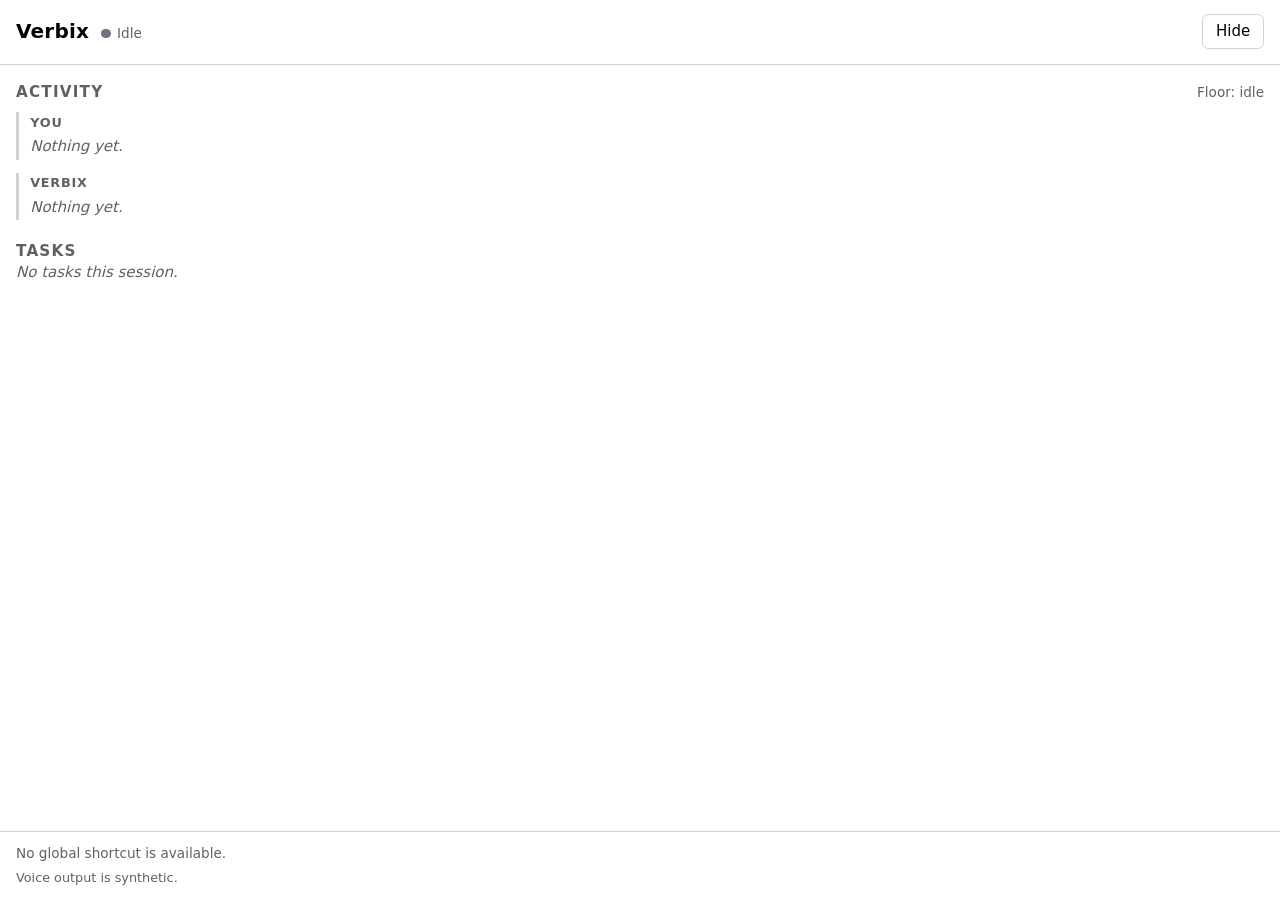
<file: src-tauri/panel/index.html>
<!doctype html>
<html lang="en">
  <head>
    <meta charset="utf-8" />
    <meta name="viewport" content="width=device-width, initial-scale=1" />
    <title>Verbix</title>
    <link rel="stylesheet" href="panel.css" />
  </head>
  <body>
    <header class="panel-header">
      <div class="identity">
        <h1>Verbix</h1>
        <p class="tray-state" aria-live="polite">
          <span id="tray-dot" class="dot tray-state-idle" aria-hidden="true"></span>
          <span id="tray-state">Idle</span>
        </p>
      </div>
      <button id="hide-panel" type="button">Hide</button>
    </header>

    <main class="panel-body">
      <section id="setup" class="setup" aria-label="First-run setup" hidden>
        <h2>Set up Verbix</h2>

        <section class="setup-step" aria-labelledby="setup-key-heading">
          <h3 id="setup-key-heading">1. Provider key</h3>
          <p id="key-status" class="step-status"></p>
          <label class="field" for="provider-key">OpenRouter API key</label>
          <input
            id="provider-key"
            type="password"
            autocomplete="off"
            spellcheck="false"
            aria-describedby="key-status"
          />
          <button id="save-key" type="button">Save key</button>
          <p id="key-error" class="step-error" hidden></p>
        </section>

        <section class="setup-step" aria-labelledby="setup-model-heading">
          <h3 id="setup-model-heading">2. Speech model</h3>
          <p id="model-status" class="step-status"></p>
          <p id="model-path" class="step-path"></p>
          <button id="download-model" type="button">Download model</button>
          <p id="download-progress" class="step-progress" hidden>
            <span class="spinner" aria-hidden="true"></span>
            <span id="download-line"></span>
          </p>
          <p id="model-error" class="step-error" hidden></p>
        </section>

        <section class="setup-step" aria-labelledby="setup-autostart-heading">
          <h3 id="setup-autostart-heading">3. Launch at login</h3>
          <label class="checkbox" for="autostart-choice">
            <input id="autostart-choice" type="checkbox" />
            Launch at login
          </label>
        </section>

        <p class="license-notice">
          Voice uses the Supertonic 3 model under BigScience OpenRAIL-M. Do not
          use Verbix for medical advice or medical-results interpretation,
          impersonation, or any other use prohibited by Attachment A. The full
          terms ship in DISTRIBUTION-TERMS.md.
        </p>

        <button id="finish-setup" class="primary" type="button">Finish</button>
        <p id="setup-error" class="step-error" hidden></p>

        <div class="shortcut-row">
          <p id="setup-shortcut-hint" class="shortcut">
            No global shortcut is available.
          </p>
          <button id="setup-copy-command" type="button" hidden>Copy</button>
        </div>
      </section>

      <section id="activity" class="activity" aria-labelledby="activity-heading">
        <div class="section-heading">
          <h2 id="activity-heading">Activity</h2>
          <p class="floor">Floor: <span id="floor-state">idle</span></p>
        </div>
        <div class="transcript-block">
          <h3>You</h3>
          <p id="transcript" class="prose" aria-live="polite"></p>
        </div>
        <div class="caption-block">
          <h3>Verbix</h3>
          <p id="caption" class="prose" aria-live="polite"></p>
        </div>
      </section>

      <section id="tasks" class="tasks" aria-labelledby="tasks-heading">
        <h2 id="tasks-heading">Tasks</h2>
        <ul id="task-list" class="task-list"></ul>
        <p id="no-tasks" class="empty">No tasks this session.</p>
      </section>
    </main>

    <footer class="panel-footer">
      <div class="shortcut-row">
        <p id="shortcut-hint" class="shortcut">No global shortcut is available.</p>
        <button id="copy-command" type="button" hidden>Copy</button>
      </div>
      <p id="copy-status" class="copy-status" hidden></p>
      <p class="synthetic-disclosure">Voice output is synthetic.</p>
      <div id="service-error" class="service-error" hidden>
        <p id="service-error-text" class="error-text"></p>
        <button id="retry-service" type="button">Retry</button>
      </div>
    </footer>

    <script src="panel.js"></script>
  </body>
</html>
</file>
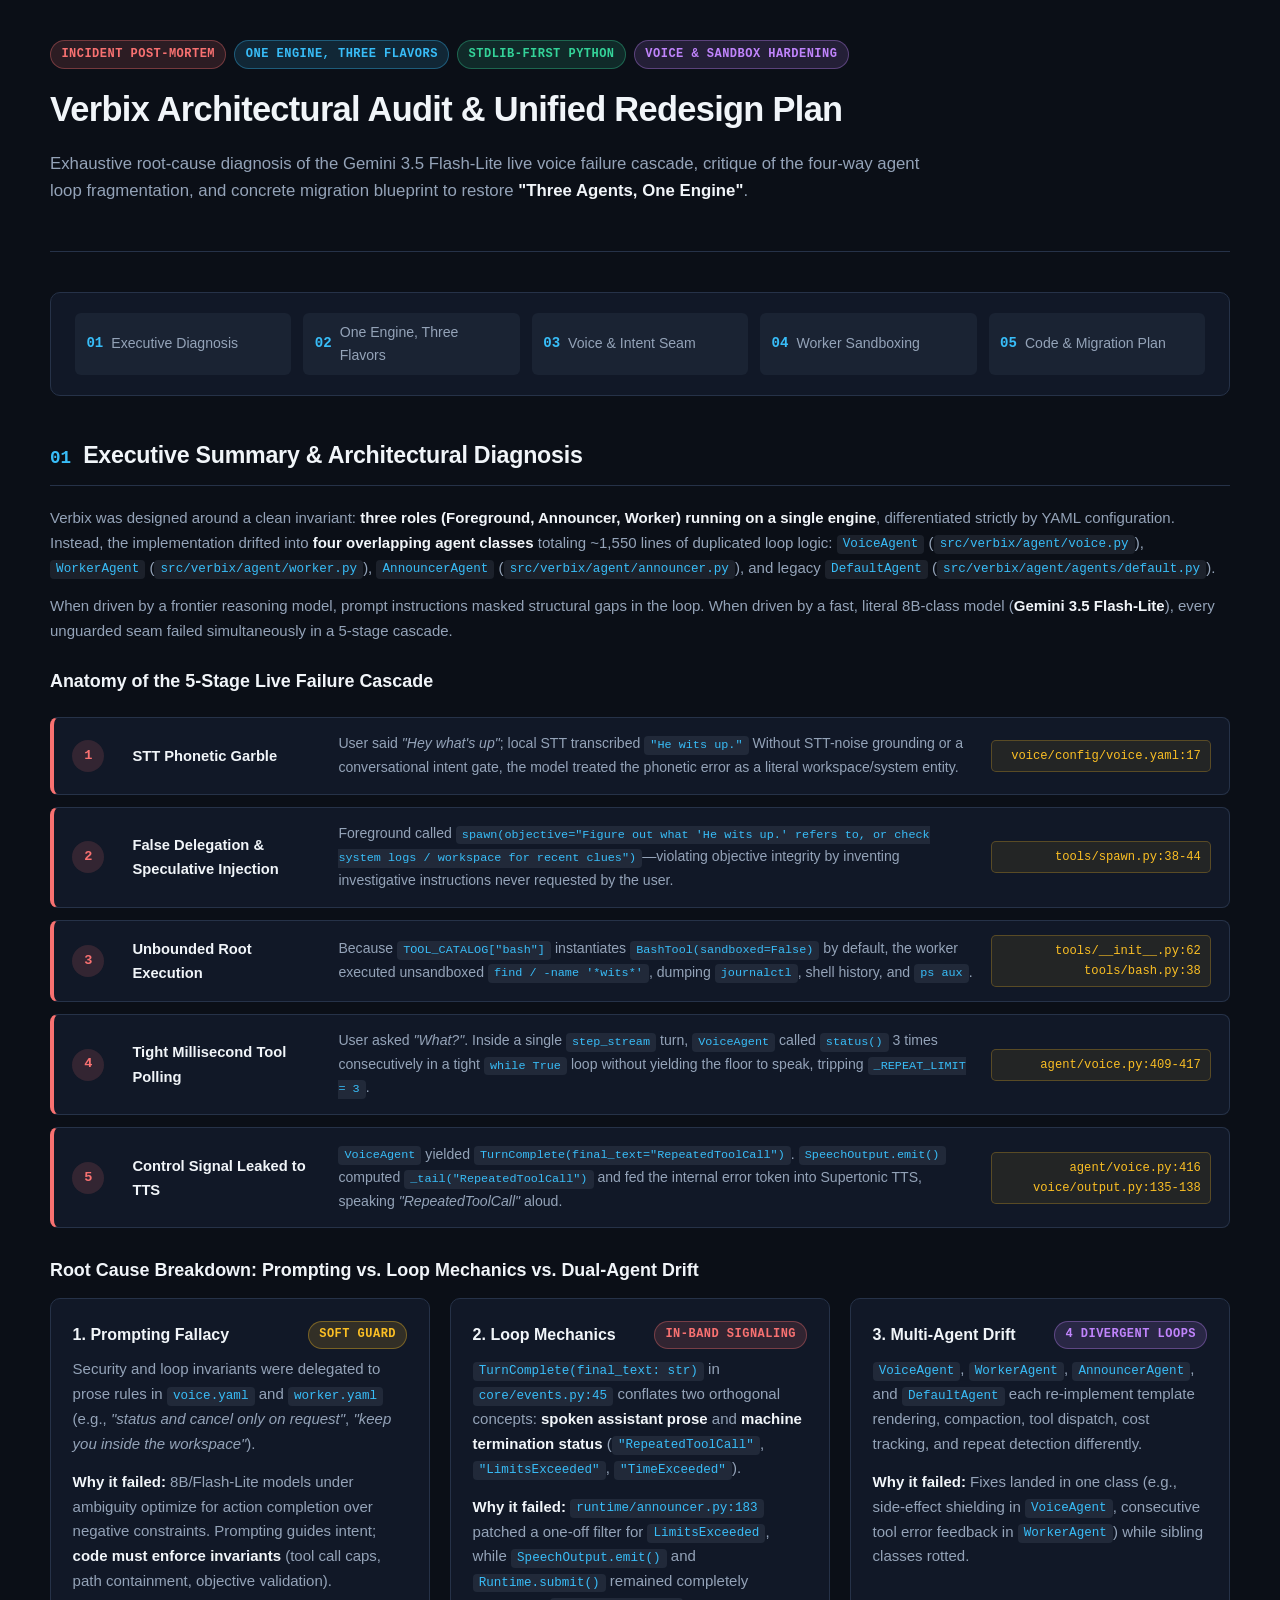
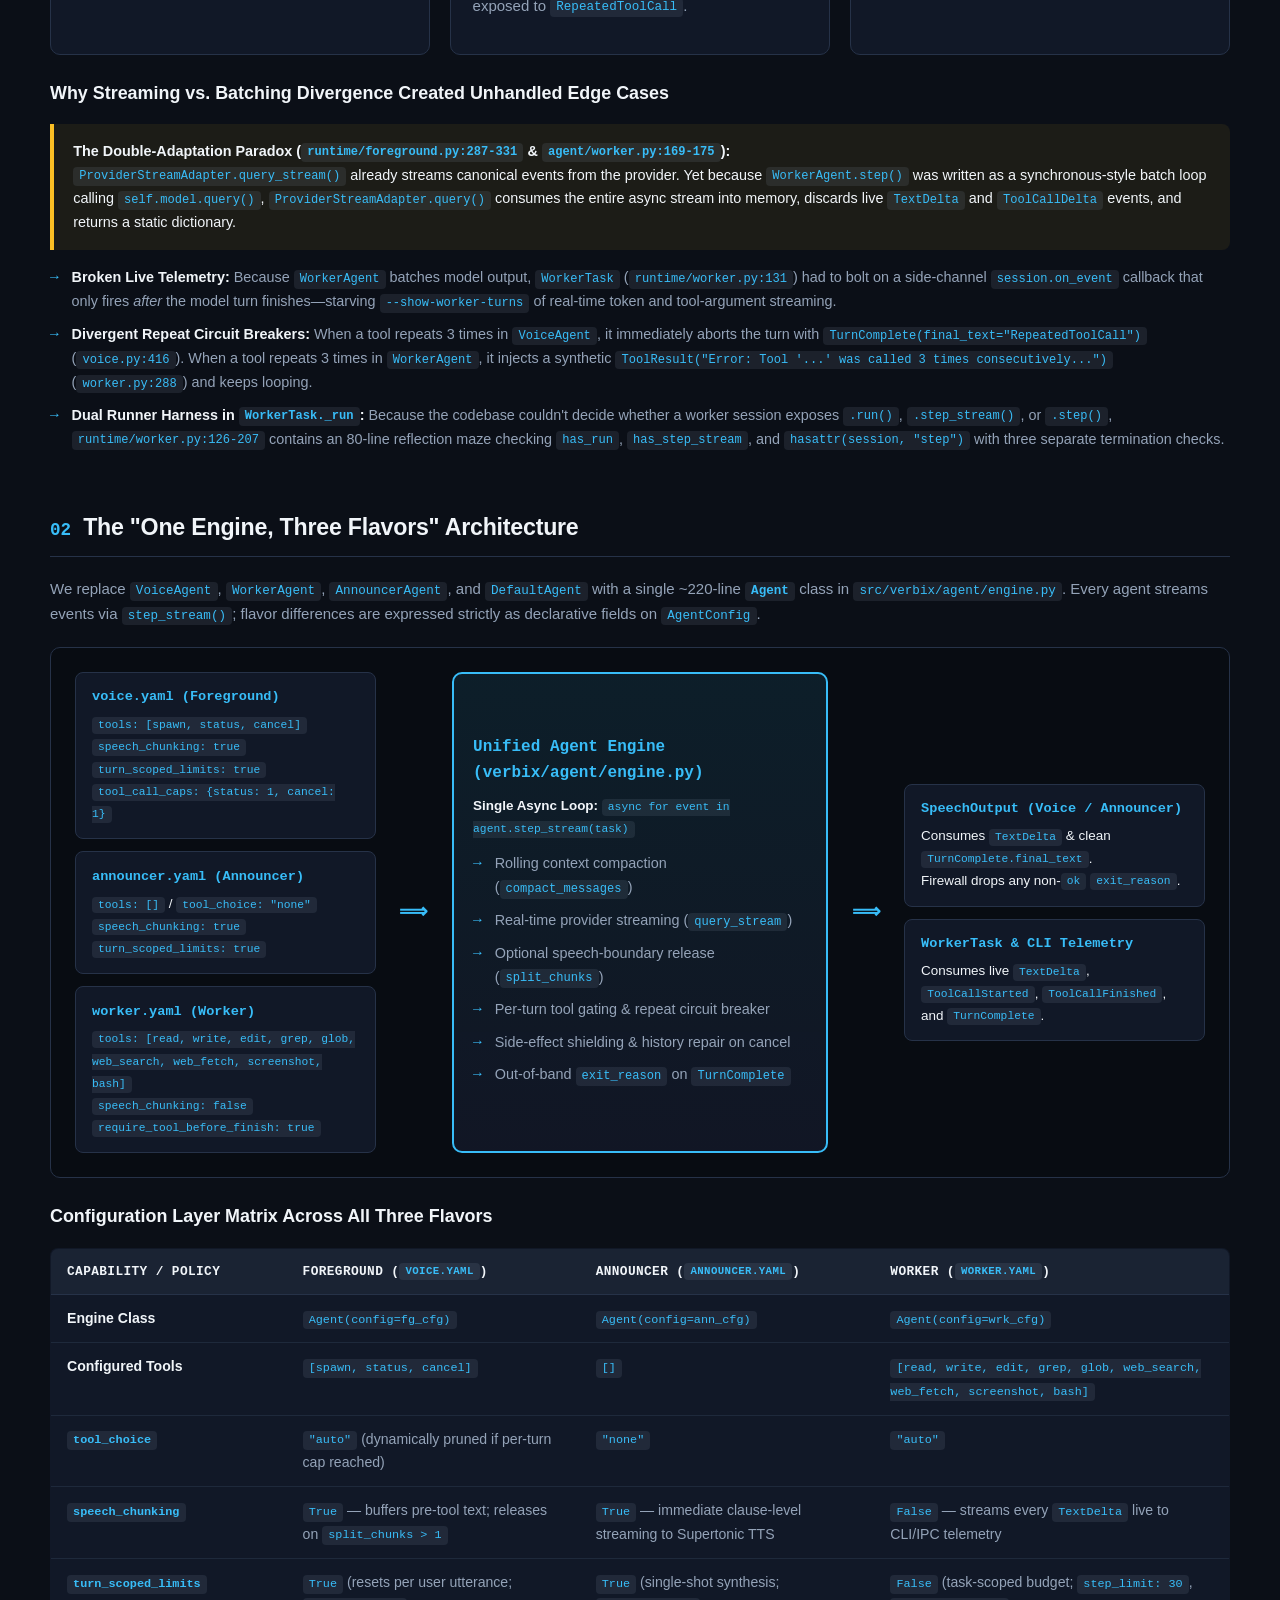
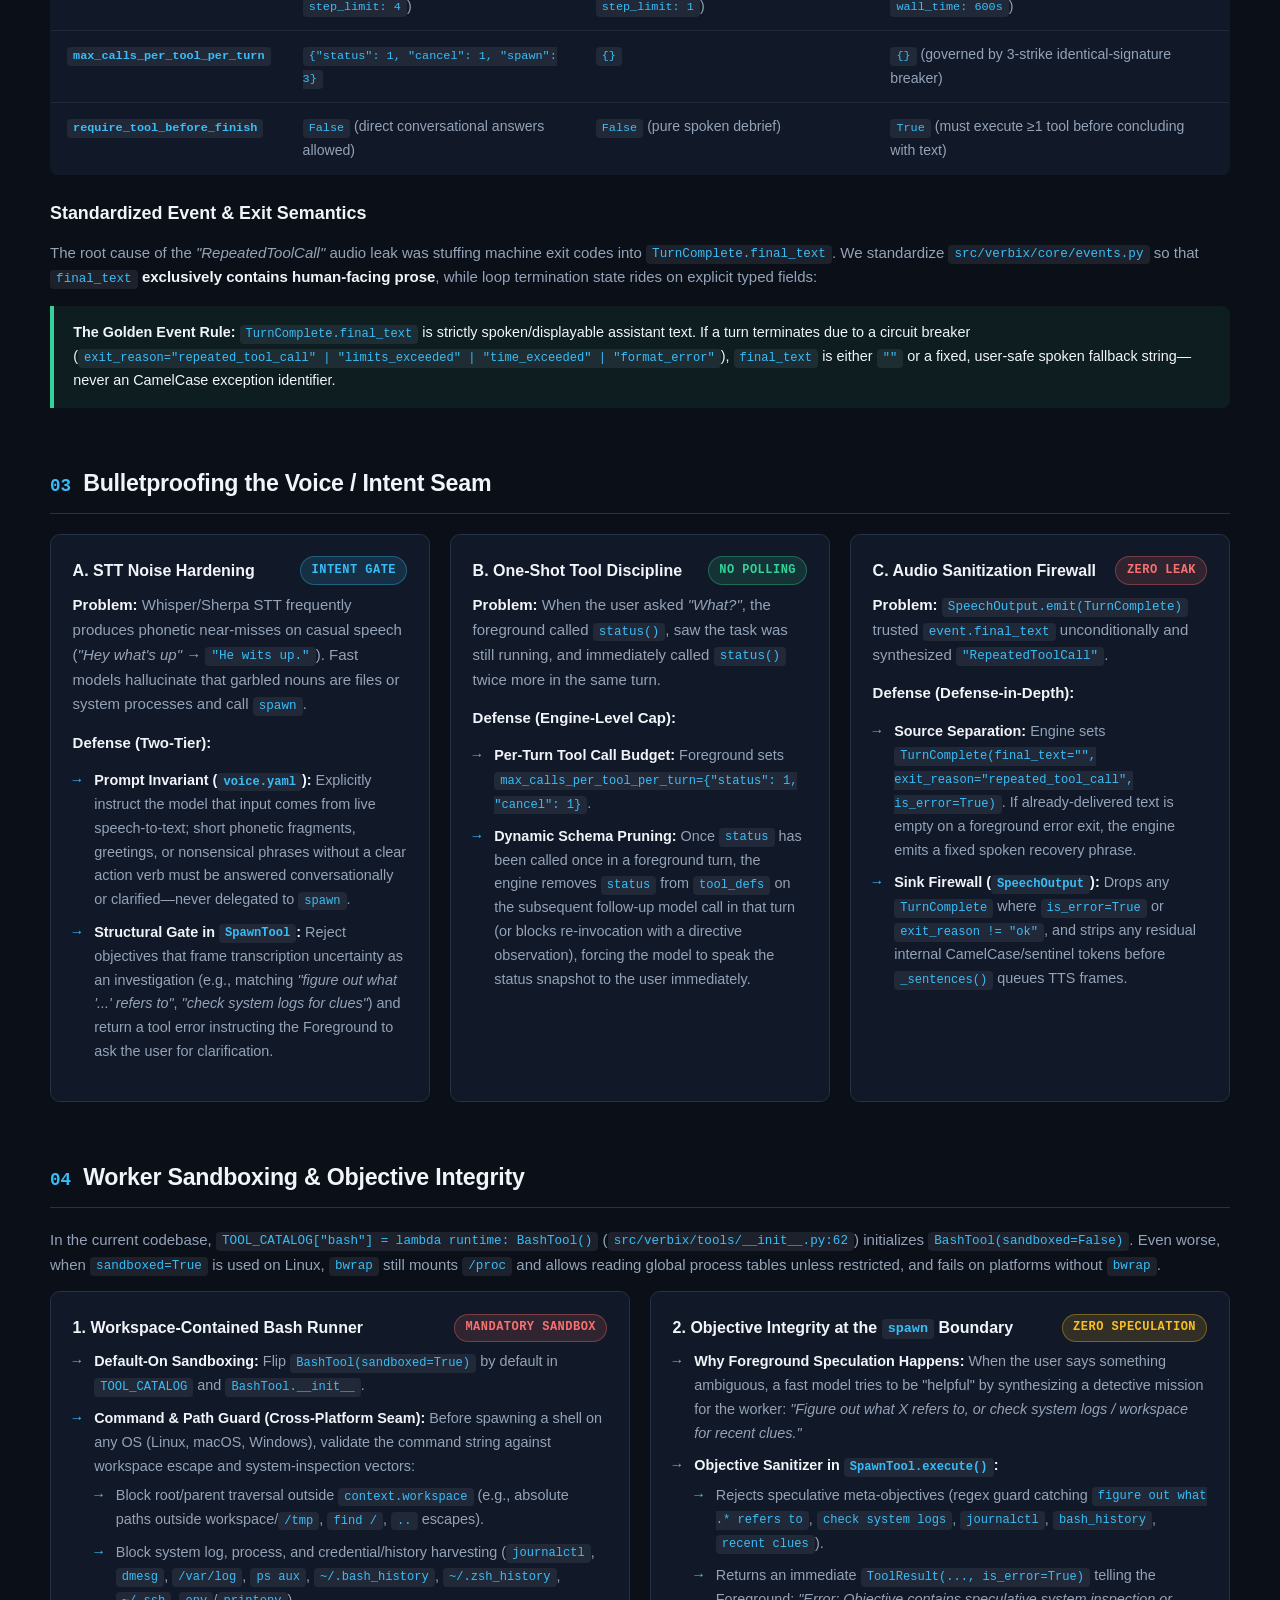
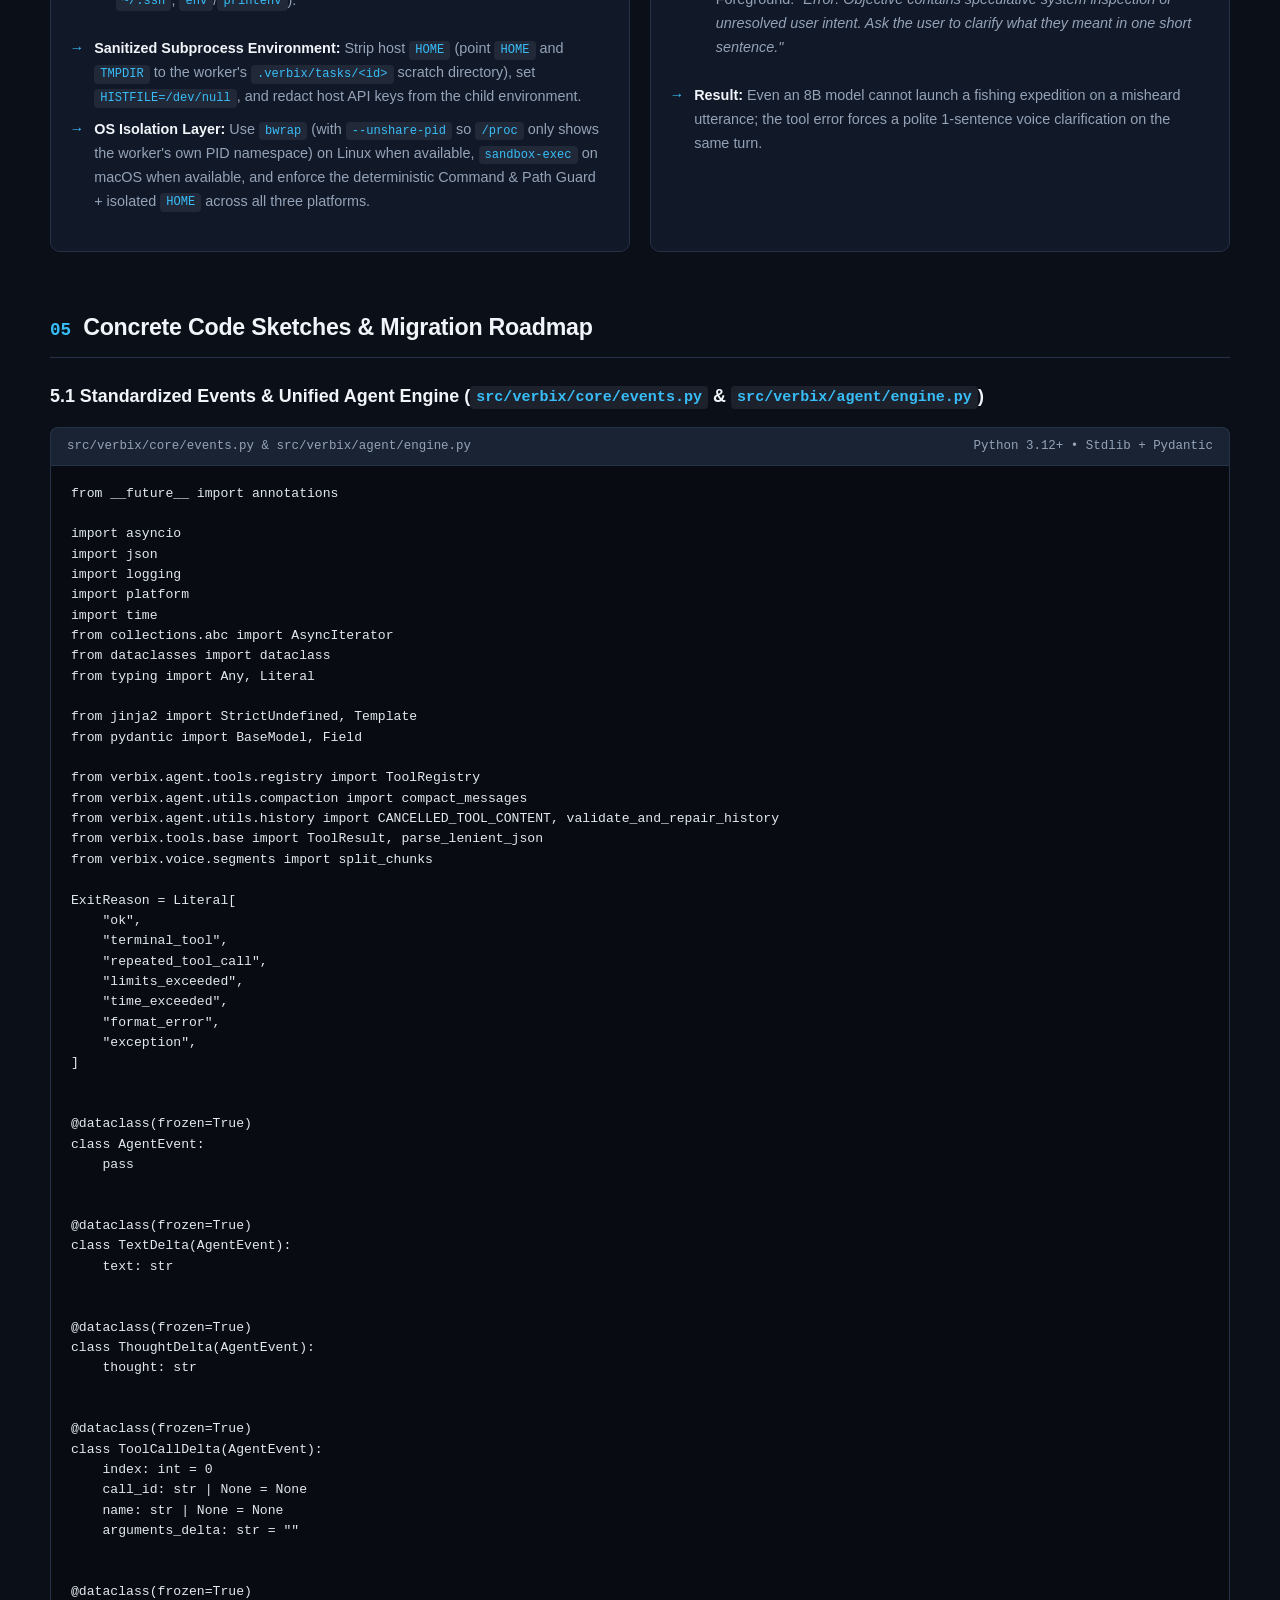
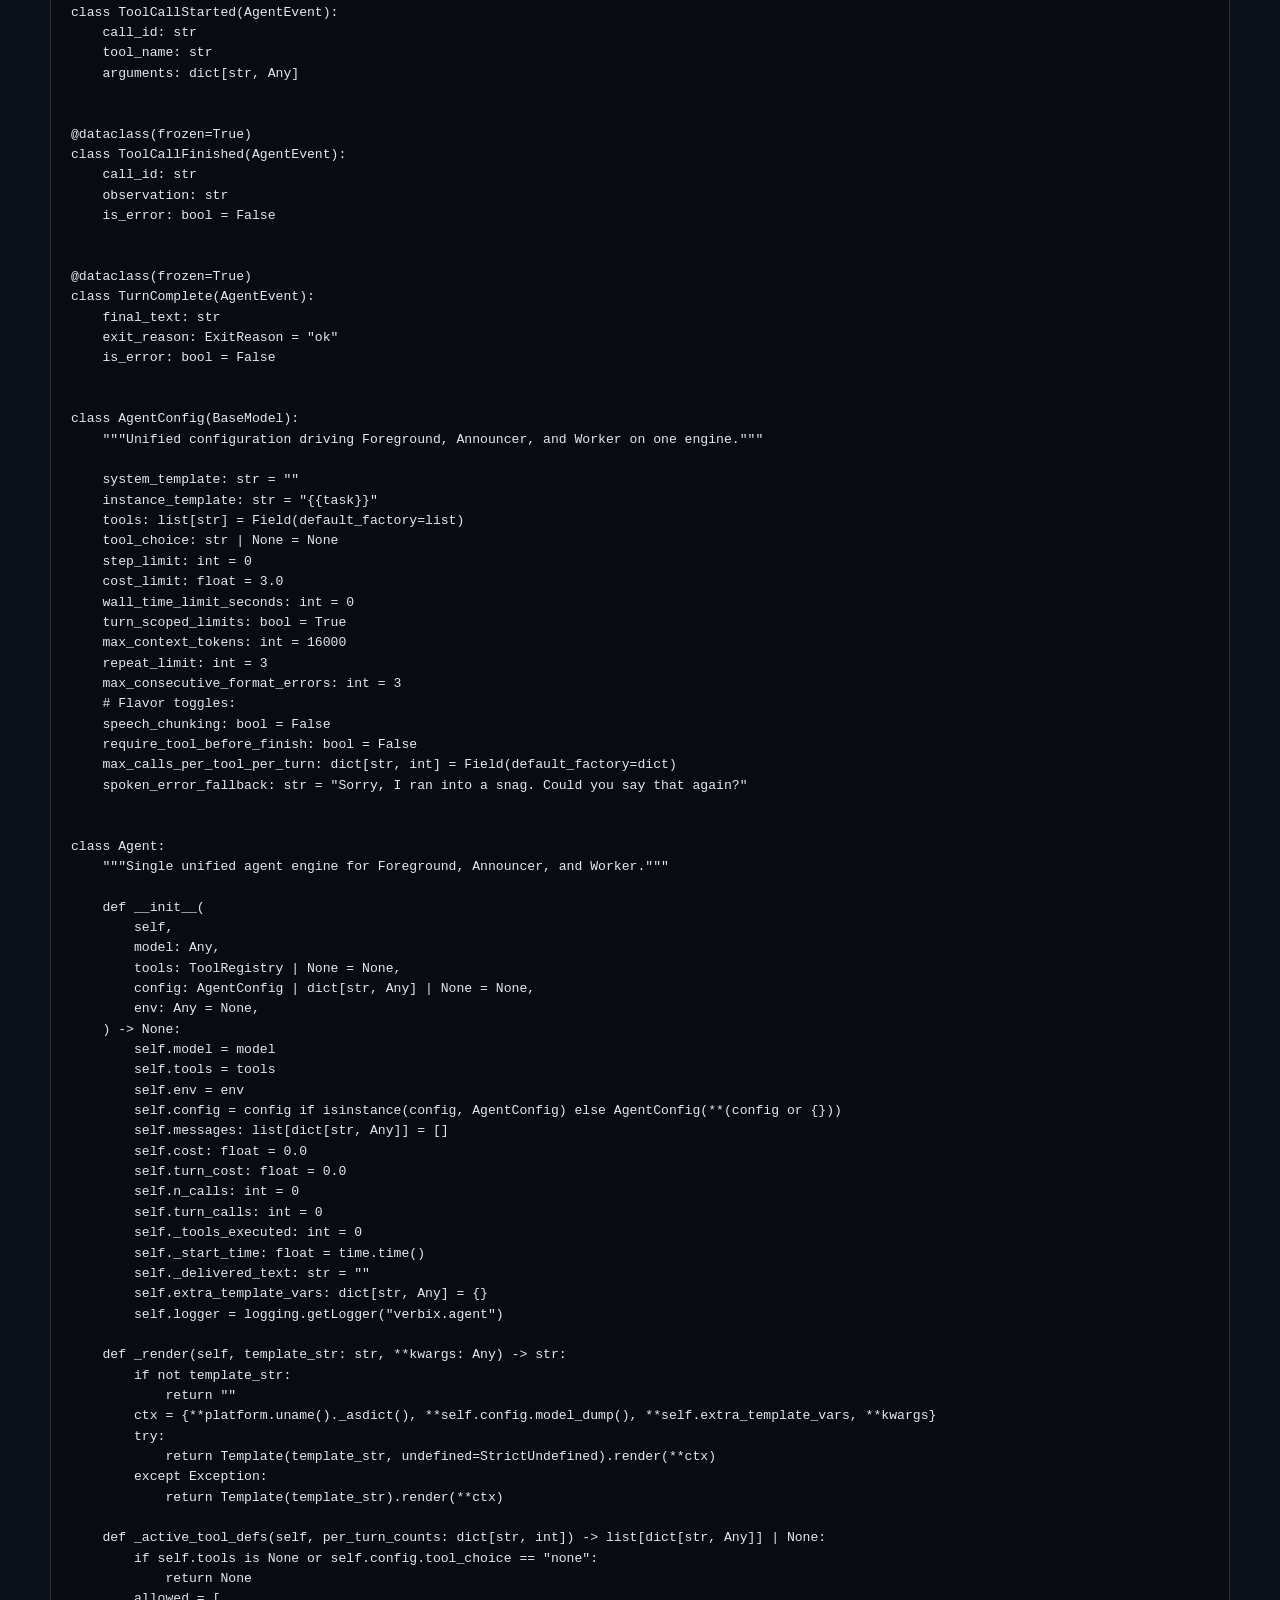
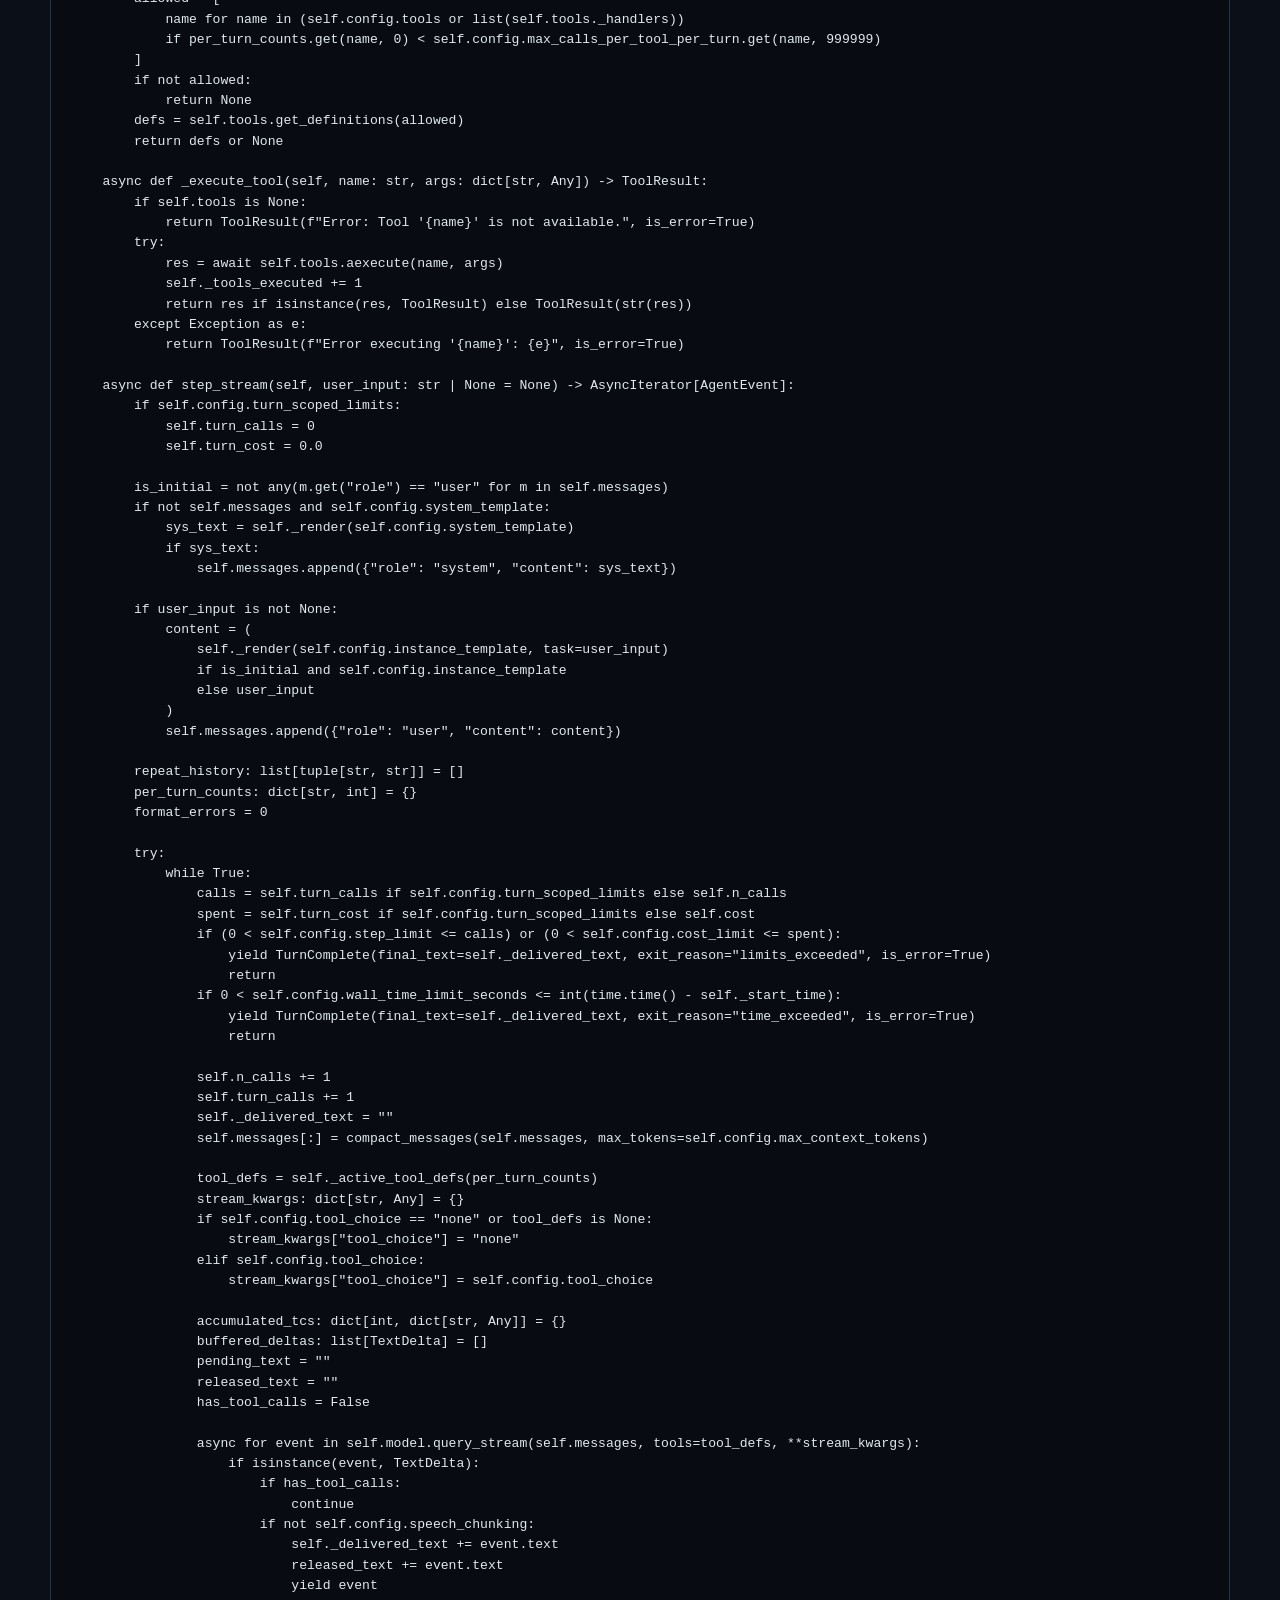
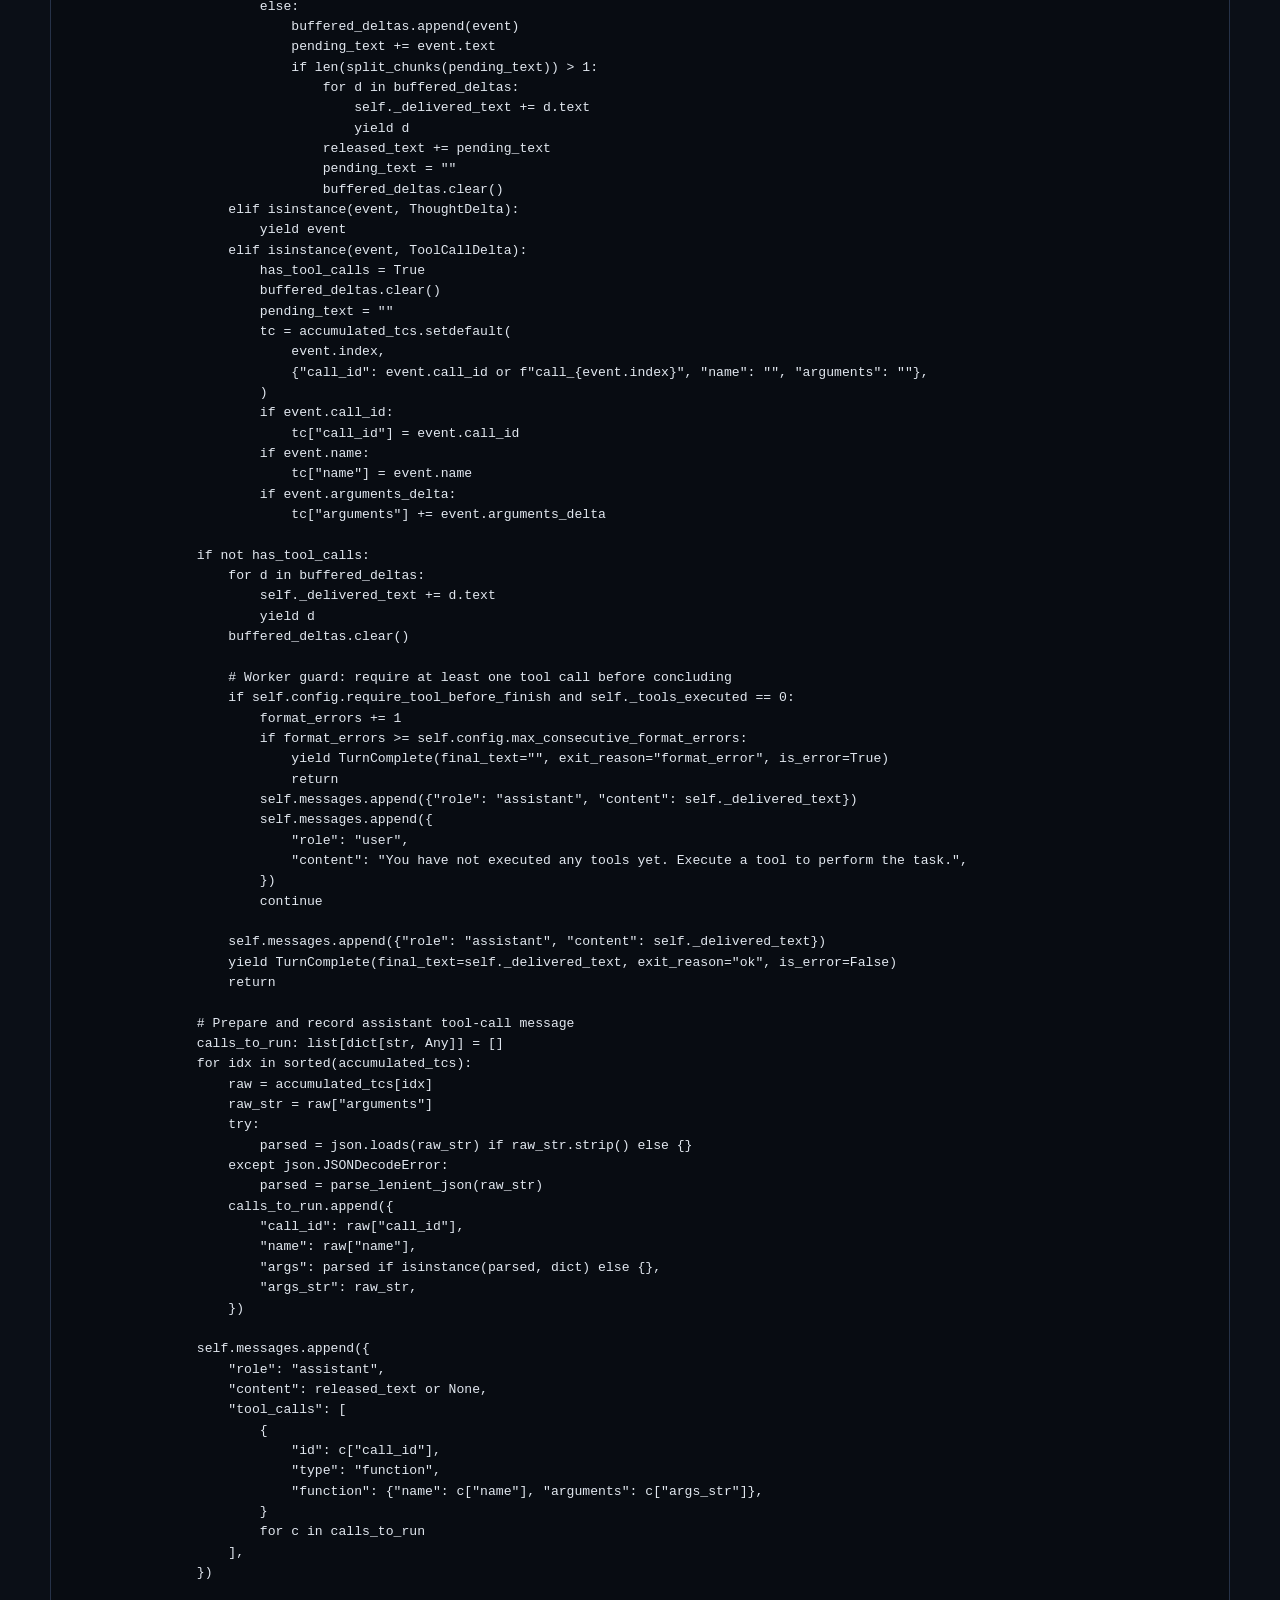
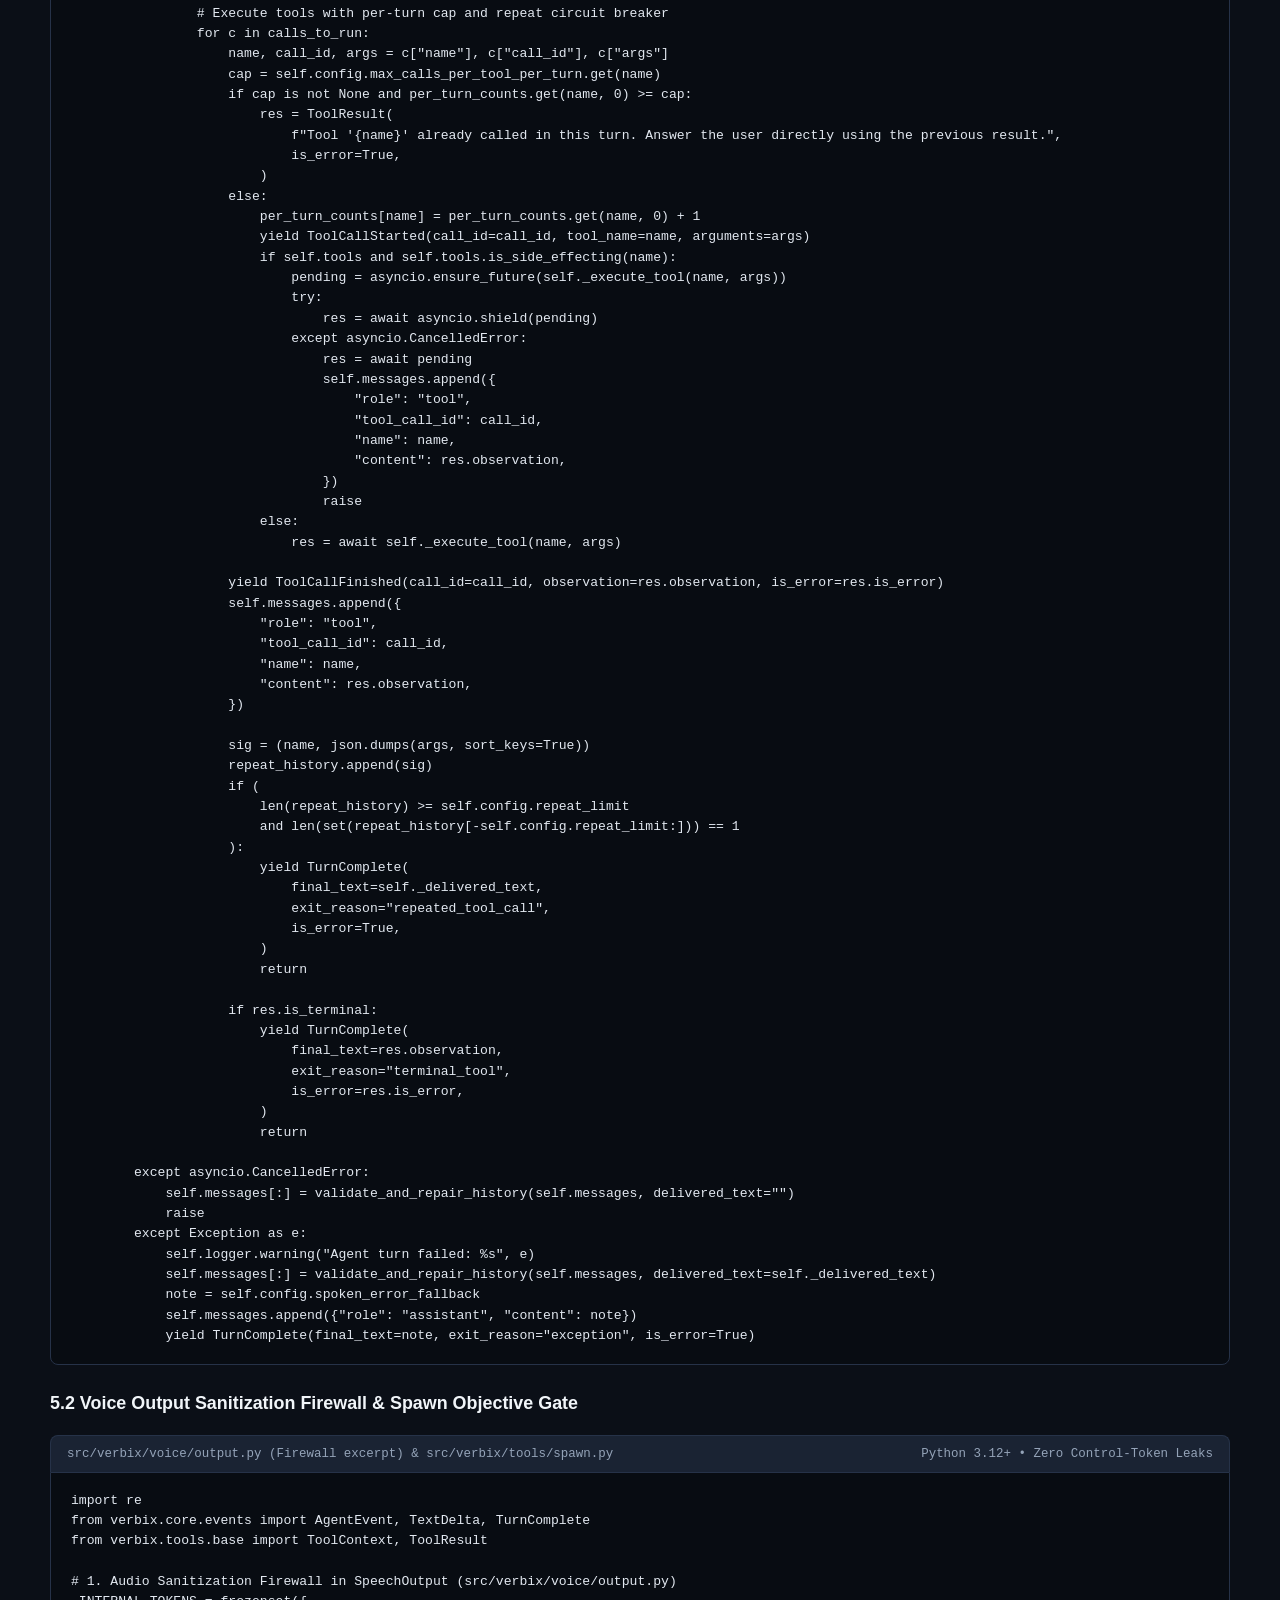
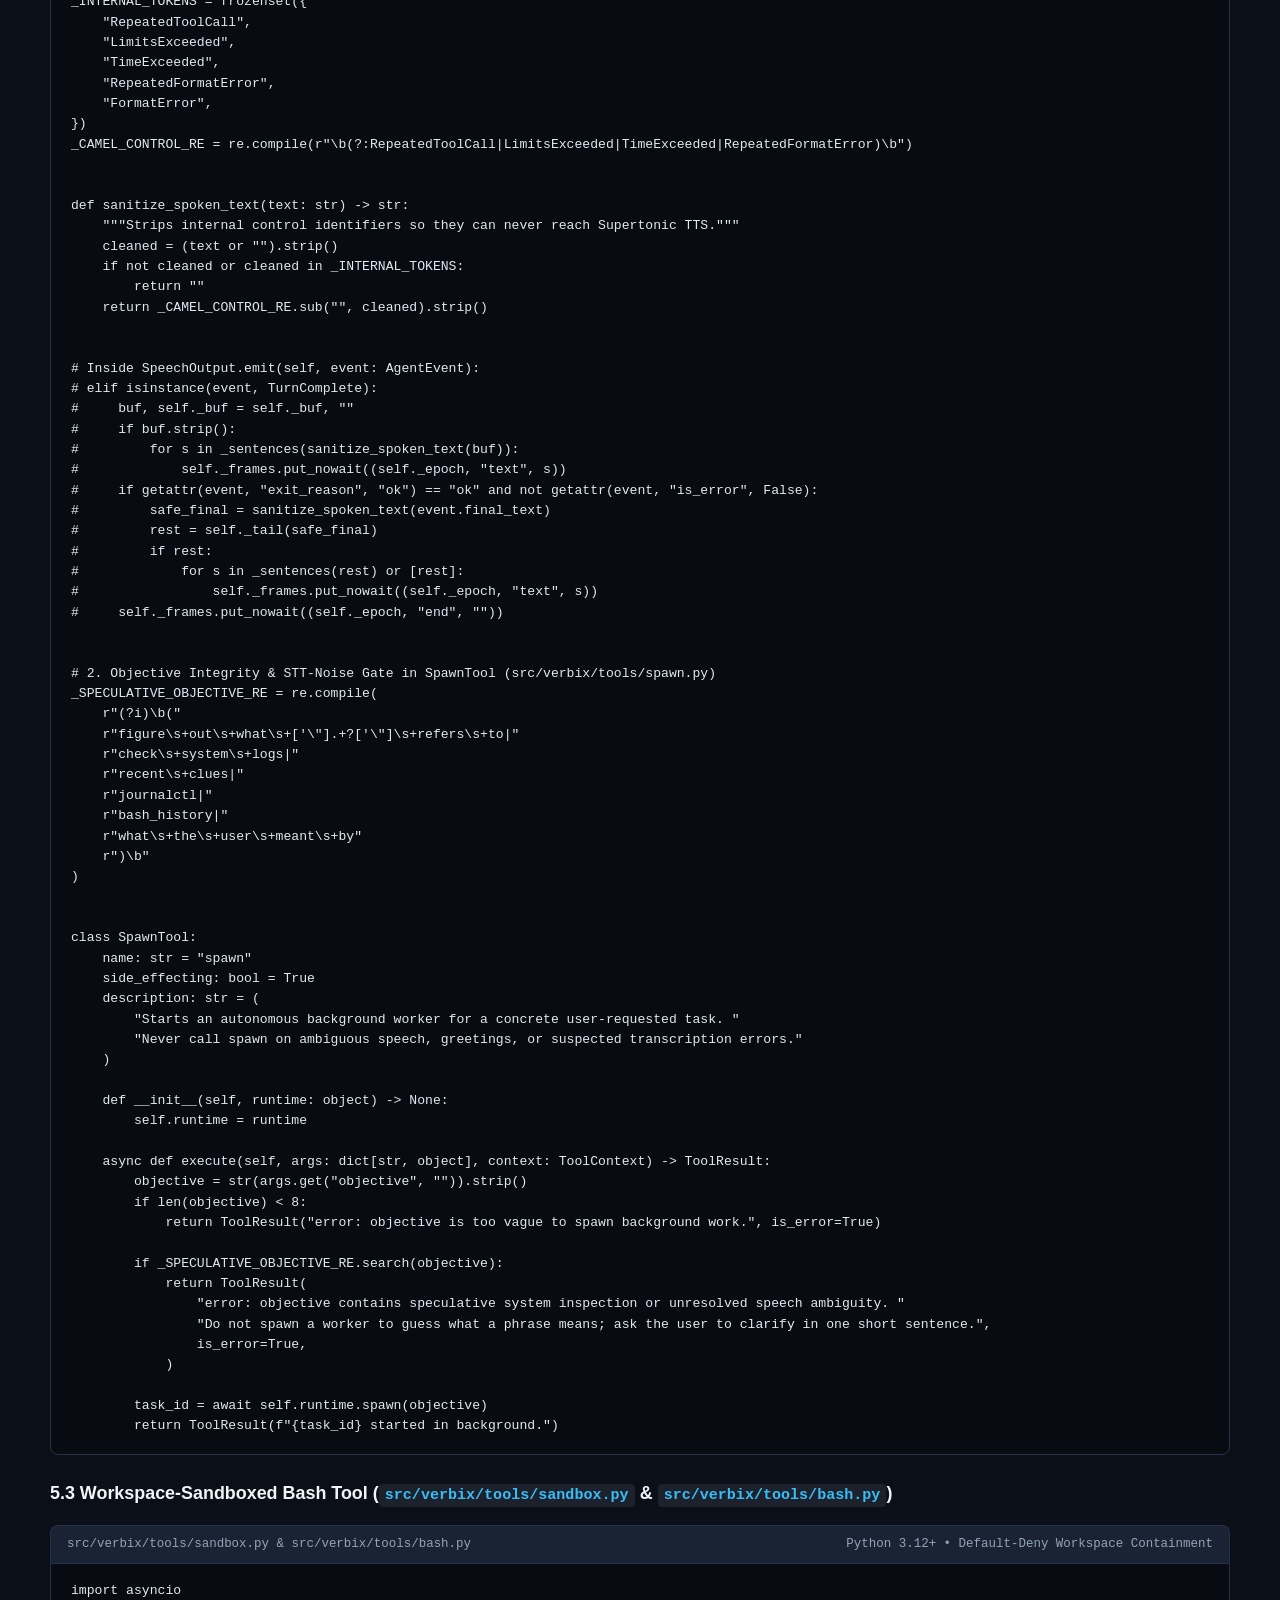
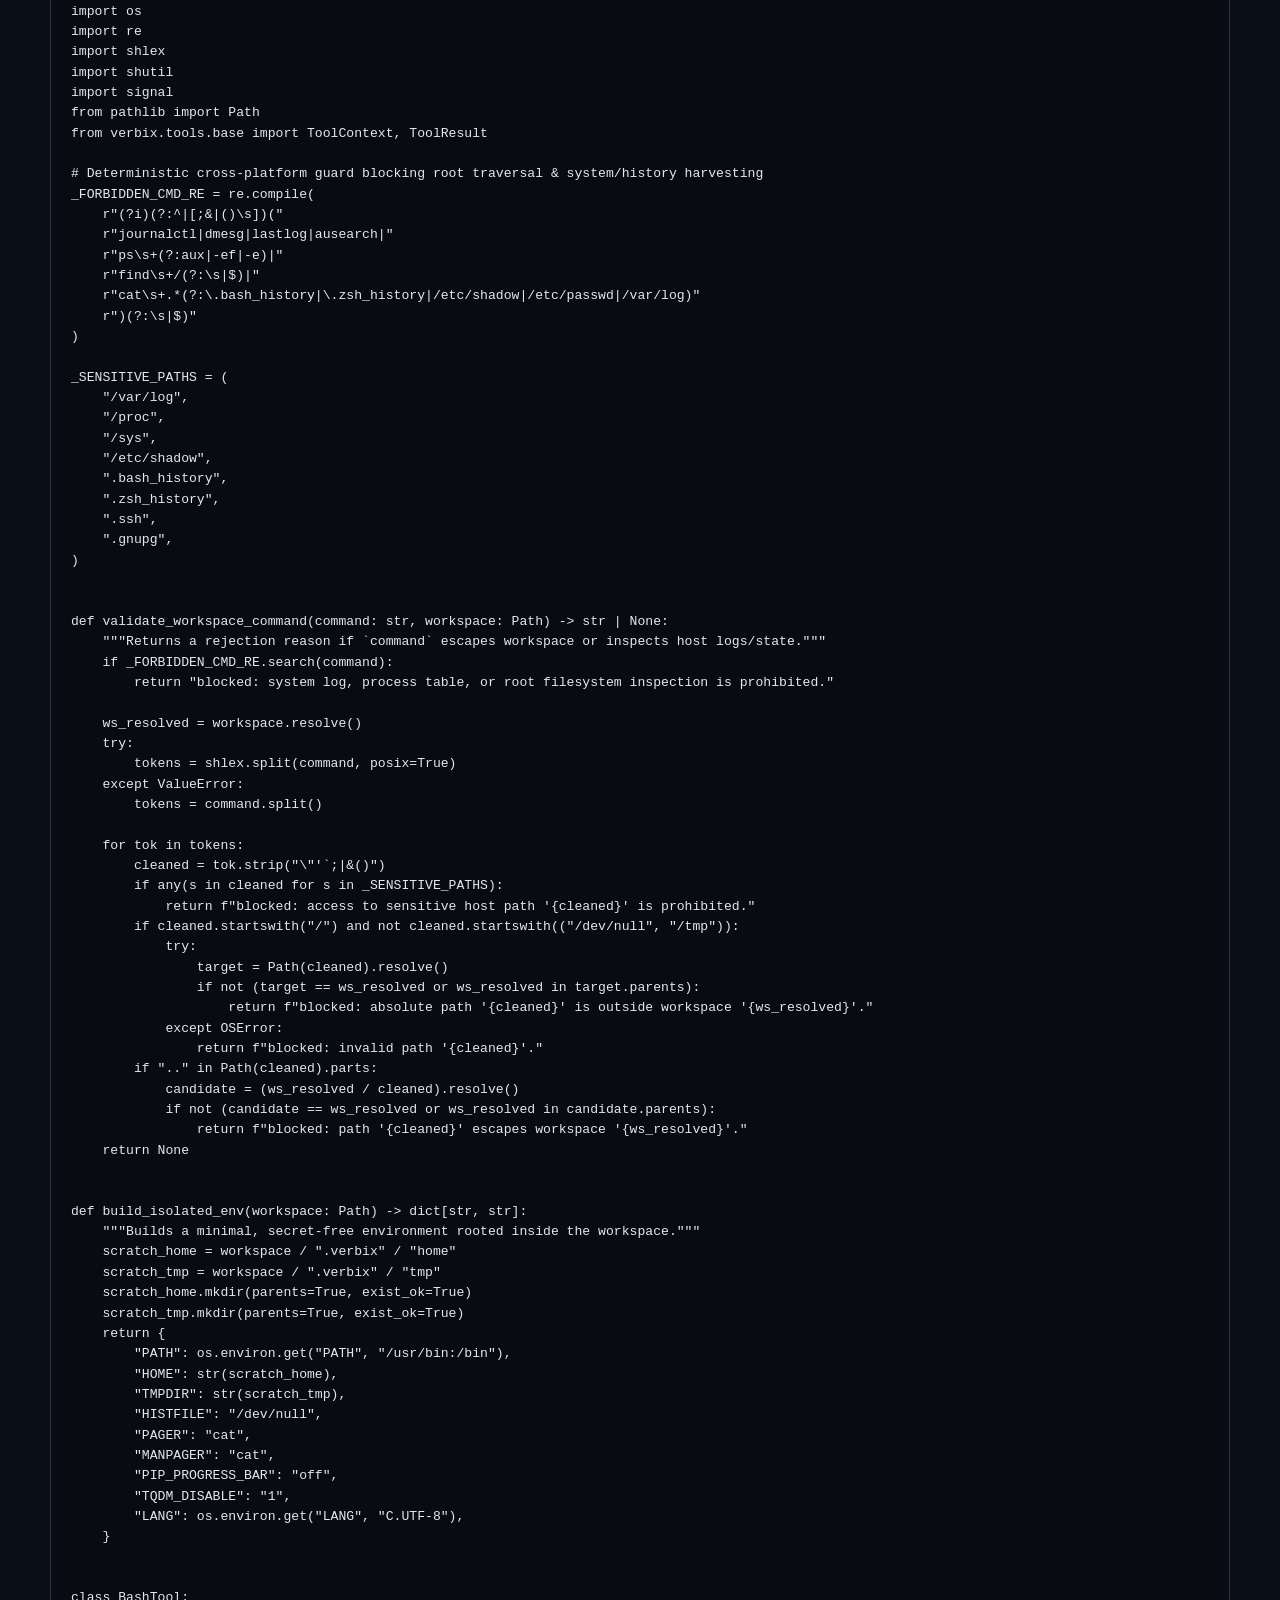
<file: docs/verbix_architecture_audit.html>
<!DOCTYPE html>
<html lang="en">
<head>
  <meta charset="UTF-8" />
  <meta name="viewport" content="width=device-width, initial-scale=1.0" />
  <title>Verbix Architectural Audit &amp; Unified Redesign Plan</title>
  <style>
    :root {
      --bg-base: #0b0f17;
      --bg-surface: #111827;
      --bg-elevated: #1a2333;
      --bg-code: #080c12;
      --border: #263248;
      --border-subtle: #1e293b;
      --text-primary: #f1f5f9;
      --text-secondary: #94a3b8;
      --text-muted: #64748b;
      --accent-blue: #38bdf8;
      --accent-indigo: #818cf8;
      --accent-green: #34d399;
      --accent-amber: #fbbf24;
      --accent-red: #f87171;
      --accent-purple: #c084fc;
      --font-sans: -apple-system, BlinkMacSystemFont, "Segoe UI", Roboto, "Helvetica Neue", Arial, sans-serif;
      --font-mono: "JetBrains Mono", "Fira Code", "SFMono-Regular", Consolas, "Liberation Mono", Menlo, monospace;
    }

    * {
      box-sizing: border-box;
      margin: 0;
      padding: 0;
    }

    body {
      background-color: var(--bg-base);
      color: var(--text-primary);
      font-family: var(--font-sans);
      line-height: 1.65;
      font-size: 15px;
      padding: 2.5rem 1.5rem 5rem;
    }

    .container {
      max-width: 1180px;
      margin: 0 auto;
    }

    /* Header */
    header {
      border-bottom: 1px solid var(--border);
      padding-bottom: 2rem;
      margin-bottom: 2.5rem;
      display: flex;
      flex-direction: column;
      gap: 0.75rem;
    }

    .badge-row {
      display: flex;
      flex-wrap: wrap;
      gap: 0.5rem;
      align-items: center;
    }

    .badge {
      display: inline-flex;
      align-items: center;
      padding: 0.22rem 0.65rem;
      border-radius: 9999px;
      font-size: 0.75rem;
      font-weight: 600;
      letter-spacing: 0.04em;
      text-transform: uppercase;
      font-family: var(--font-mono);
    }

    .badge-red { background: rgba(248, 113, 113, 0.14); color: var(--accent-red); border: 1px solid rgba(248, 113, 113, 0.35); }
    .badge-blue { background: rgba(56, 189, 248, 0.14); color: var(--accent-blue); border: 1px solid rgba(56, 189, 248, 0.35); }
    .badge-green { background: rgba(52, 211, 153, 0.14); color: var(--accent-green); border: 1px solid rgba(52, 211, 153, 0.35); }
    .badge-amber { background: rgba(251, 191, 36, 0.14); color: var(--accent-amber); border: 1px solid rgba(251, 191, 36, 0.35); }
    .badge-purple { background: rgba(192, 132, 252, 0.14); color: var(--accent-purple); border: 1px solid rgba(192, 132, 252, 0.35); }

    h1 {
      font-size: 2.15rem;
      font-weight: 800;
      letter-spacing: -0.02em;
      color: var(--text-primary);
    }

    .subtitle {
      color: var(--text-secondary);
      font-size: 1.05rem;
      max-width: 880px;
    }

    /* Navigation TOC */
    .toc {
      background: var(--bg-surface);
      border: 1px solid var(--border);
      border-radius: 10px;
      padding: 1.25rem 1.5rem;
      margin-bottom: 2.5rem;
      display: grid;
      grid-template-columns: repeat(auto-fit, minmax(210px, 1fr));
      gap: 0.75rem;
    }

    .toc a {
      color: var(--text-secondary);
      text-decoration: none;
      font-size: 0.88rem;
      font-weight: 500;
      padding: 0.45rem 0.65rem;
      border-radius: 6px;
      background: var(--bg-elevated);
      border: 1px solid transparent;
      transition: all 0.15s ease;
      display: flex;
      align-items: center;
      gap: 0.5rem;
    }

    .toc a:hover {
      color: var(--accent-blue);
      border-color: rgba(56, 189, 248, 0.4);
    }

    .toc-num {
      font-family: var(--font-mono);
      color: var(--accent-blue);
      font-weight: 700;
    }

    /* Sections */
    section {
      margin-bottom: 3.5rem;
    }

    .section-header {
      display: flex;
      align-items: baseline;
      gap: 0.75rem;
      margin-bottom: 1.25rem;
      padding-bottom: 0.65rem;
      border-bottom: 1px solid var(--border);
    }

    .section-num {
      font-family: var(--font-mono);
      font-size: 1.1rem;
      font-weight: 700;
      color: var(--accent-blue);
    }

    h2 {
      font-size: 1.45rem;
      font-weight: 700;
      letter-spacing: -0.01em;
    }

    h3 {
      font-size: 1.12rem;
      font-weight: 600;
      margin: 1.5rem 0 0.75rem;
      color: var(--text-primary);
    }

    p {
      margin-bottom: 0.85rem;
      color: var(--text-secondary);
    }

    strong {
      color: var(--text-primary);
      font-weight: 600;
    }

    /* Cards & Grids */
    .grid-2 {
      display: grid;
      grid-template-columns: repeat(auto-fit, minmax(460px, 1fr));
      gap: 1.25rem;
      margin-bottom: 1.25rem;
    }

    .grid-3 {
      display: grid;
      grid-template-columns: repeat(auto-fit, minmax(320px, 1fr));
      gap: 1.25rem;
      margin-bottom: 1.25rem;
    }

    .card {
      background: var(--bg-surface);
      border: 1px solid var(--border);
      border-radius: 10px;
      padding: 1.35rem;
    }

    .card-title {
      font-size: 1rem;
      font-weight: 700;
      margin-bottom: 0.5rem;
      display: flex;
      align-items: center;
      justify-content: space-between;
      gap: 0.5rem;
      color: var(--text-primary);
    }

    /* Incident Cascade Timeline */
    .cascade {
      display: flex;
      flex-direction: column;
      gap: 0.75rem;
      margin: 1.25rem 0 1.75rem;
    }

    .cascade-step {
      display: grid;
      grid-template-columns: 44px 190px 1fr 220px;
      align-items: center;
      gap: 1rem;
      background: var(--bg-surface);
      border: 1px solid var(--border);
      border-left: 4px solid var(--accent-red);
      border-radius: 8px;
      padding: 0.9rem 1.15rem;
    }

    .cascade-idx {
      width: 32px;
      height: 32px;
      border-radius: 50%;
      background: rgba(248, 113, 113, 0.15);
      color: var(--accent-red);
      font-family: var(--font-mono);
      font-weight: 700;
      display: flex;
      align-items: center;
      justify-content: center;
      font-size: 0.85rem;
    }

    .cascade-stage {
      font-weight: 700;
      color: var(--text-primary);
      font-size: 0.92rem;
    }

    .cascade-desc {
      color: var(--text-secondary);
      font-size: 0.88rem;
    }

    .cascade-pin {
      font-family: var(--font-mono);
      font-size: 0.76rem;
      color: var(--accent-amber);
      background: rgba(251, 191, 36, 0.08);
      border: 1px solid rgba(251, 191, 36, 0.25);
      padding: 0.3rem 0.55rem;
      border-radius: 5px;
      text-align: right;
      word-break: break-all;
    }

    /* Architecture Diagram Box */
    .diagram-box {
      background: var(--bg-code);
      border: 1px solid var(--border);
      border-radius: 10px;
      padding: 1.5rem;
      margin: 1.25rem 0;
      overflow-x: auto;
    }

    .arch-flow {
      display: grid;
      grid-template-columns: 1fr 60px 1.25fr 60px 1fr;
      align-items: stretch;
      gap: 0.5rem;
      min-width: 780px;
    }

    .arch-col {
      display: flex;
      flex-direction: column;
      gap: 0.75rem;
      justify-content: center;
    }

    .arch-node {
      background: var(--bg-surface);
      border: 1px solid var(--border);
      border-radius: 8px;
      padding: 0.85rem 1rem;
      font-size: 0.84rem;
    }

    .arch-node-title {
      font-family: var(--font-mono);
      font-weight: 700;
      font-size: 0.85rem;
      margin-bottom: 0.3rem;
      color: var(--accent-blue);
    }

    .arch-engine {
      background: linear-gradient(180deg, rgba(56, 189, 248, 0.1), rgba(129, 140, 248, 0.08));
      border: 2px solid var(--accent-blue);
      border-radius: 10px;
      padding: 1.2rem;
      display: flex;
      flex-direction: column;
      justify-content: center;
      gap: 0.55rem;
    }

    .arch-arrow {
      display: flex;
      align-items: center;
      justify-content: center;
      font-family: var(--font-mono);
      color: var(--accent-blue);
      font-size: 1.25rem;
      font-weight: 700;
    }

    /* Tables */
    table {
      width: 100%;
      border-collapse: collapse;
      margin: 1rem 0 1.5rem;
      background: var(--bg-surface);
      border: 1px solid var(--border);
      border-radius: 8px;
      overflow: hidden;
      font-size: 0.88rem;
    }

    th {
      background: var(--bg-elevated);
      color: var(--text-primary);
      text-align: left;
      padding: 0.75rem 1rem;
      font-weight: 600;
      border-bottom: 1px solid var(--border);
      font-family: var(--font-mono);
      font-size: 0.8rem;
      text-transform: uppercase;
      letter-spacing: 0.03em;
    }

    td {
      padding: 0.75rem 1rem;
      border-bottom: 1px solid var(--border-subtle);
      color: var(--text-secondary);
      vertical-align: top;
    }

    tr:last-child td {
      border-bottom: none;
    }

    /* Code blocks */
    pre {
      background: var(--bg-code);
      border: 1px solid var(--border);
      border-radius: 8px;
      padding: 1.1rem 1.25rem;
      overflow-x: auto;
      font-family: var(--font-mono);
      font-size: 0.82rem;
      line-height: 1.55;
      color: #e2e8f0;
      margin: 0.75rem 0 1.5rem;
    }

    code {
      font-family: var(--font-mono);
      font-size: 0.84em;
      background: rgba(148, 163, 184, 0.12);
      color: var(--accent-blue);
      padding: 0.15rem 0.38rem;
      border-radius: 4px;
    }

    pre code {
      background: transparent;
      color: inherit;
      padding: 0;
      font-size: inherit;
    }

    .code-header {
      display: flex;
      justify-content: space-between;
      align-items: center;
      background: var(--bg-elevated);
      border: 1px solid var(--border);
      border-bottom: none;
      border-radius: 8px 8px 0 0;
      padding: 0.5rem 1rem;
      font-family: var(--font-mono);
      font-size: 0.78rem;
      color: var(--text-secondary);
      margin-top: 1rem;
    }

    .code-header + pre {
      margin-top: 0;
      border-radius: 0 0 8px 8px;
    }

    /* Callouts */
    .callout {
      border-left: 4px solid var(--accent-blue);
      background: rgba(56, 189, 248, 0.07);
      border-radius: 0 8px 8px 0;
      padding: 0.95rem 1.2rem;
      margin: 1rem 0;
      font-size: 0.9rem;
    }

    .callout-warn {
      border-left-color: var(--accent-amber);
      background: rgba(251, 191, 36, 0.07);
    }

    .callout-danger {
      border-left-color: var(--accent-red);
      background: rgba(248, 113, 113, 0.07);
    }

    .callout-success {
      border-left-color: var(--accent-green);
      background: rgba(52, 211, 153, 0.07);
    }

    ul.clean-list {
      list-style: none;
      display: flex;
      flex-direction: column;
      gap: 0.55rem;
      margin: 0.5rem 0 1rem;
    }

    ul.clean-list li {
      position: relative;
      padding-left: 1.35rem;
      color: var(--text-secondary);
      font-size: 0.9rem;
    }

    ul.clean-list li::before {
      content: "→";
      position: absolute;
      left: 0;
      color: var(--accent-blue);
      font-family: var(--font-mono);
      font-weight: 700;
    }

    .checklist-item {
      display: flex;
      align-items: flex-start;
      gap: 0.75rem;
      padding: 0.65rem 0.9rem;
      background: var(--bg-surface);
      border: 1px solid var(--border-subtle);
      border-radius: 6px;
      margin-bottom: 0.5rem;
      font-size: 0.88rem;
    }

    .check-tag {
      font-family: var(--font-mono);
      font-size: 0.72rem;
      font-weight: 700;
      padding: 0.15rem 0.45rem;
      border-radius: 4px;
      text-transform: uppercase;
      flex-shrink: 0;
      margin-top: 0.1rem;
    }

    .tag-delete { background: rgba(248, 113, 113, 0.18); color: var(--accent-red); }
    .tag-simplify { background: rgba(251, 191, 36, 0.18); color: var(--accent-amber); }
    .tag-standardize { background: rgba(52, 211, 153, 0.18); color: var(--accent-green); }

    @media (max-width: 860px) {
      .cascade-step {
        grid-template-columns: 36px 1fr;
      }
      .cascade-pin {
        grid-column: 1 / -1;
        text-align: left;
      }
      .grid-2 {
        grid-template-columns: 1fr;
      }
    }
  </style>
</head>
<body>
  <div class="container">
    <header>
      <div class="badge-row">
        <span class="badge badge-red">Incident Post-Mortem</span>
        <span class="badge badge-blue">One Engine, Three Flavors</span>
        <span class="badge badge-green">Stdlib-First Python</span>
        <span class="badge badge-purple">Voice &amp; Sandbox Hardening</span>
      </div>
      <h1>Verbix Architectural Audit &amp; Unified Redesign Plan</h1>
      <p class="subtitle">
        Exhaustive root-cause diagnosis of the Gemini 3.5 Flash-Lite live voice failure cascade,
        critique of the four-way agent loop fragmentation, and concrete migration blueprint to restore
        <strong>"Three Agents, One Engine"</strong>.
      </p>
    </header>

    <nav class="toc">
      <a href="#sec-1"><span class="toc-num">01</span> Executive Diagnosis</a>
      <a href="#sec-2"><span class="toc-num">02</span> One Engine, Three Flavors</a>
      <a href="#sec-3"><span class="toc-num">03</span> Voice &amp; Intent Seam</a>
      <a href="#sec-4"><span class="toc-num">04</span> Worker Sandboxing</a>
      <a href="#sec-5"><span class="toc-num">05</span> Code &amp; Migration Plan</a>
    </nav>

    <!-- ================================================================== -->
    <!-- SECTION 1: EXECUTIVE SUMMARY & ARCHITECTURAL DIAGNOSIS             -->
    <!-- ================================================================== -->
    <section id="sec-1">
      <div class="section-header">
        <span class="section-num">01</span>
        <h2>Executive Summary &amp; Architectural Diagnosis</h2>
      </div>

      <p>
        Verbix was designed around a clean invariant: <strong>three roles (Foreground, Announcer, Worker) running on a single engine</strong>, differentiated strictly by YAML configuration. Instead, the implementation drifted into <strong>four overlapping agent classes</strong> totaling ~1,550 lines of duplicated loop logic: <code>VoiceAgent</code> (<code>src/verbix/agent/voice.py</code>), <code>WorkerAgent</code> (<code>src/verbix/agent/worker.py</code>), <code>AnnouncerAgent</code> (<code>src/verbix/agent/announcer.py</code>), and legacy <code>DefaultAgent</code> (<code>src/verbix/agent/agents/default.py</code>).
      </p>
      <p>
        When driven by a frontier reasoning model, prompt instructions masked structural gaps in the loop. When driven by a fast, literal 8B-class model (<strong>Gemini 3.5 Flash-Lite</strong>), every unguarded seam failed simultaneously in a 5-stage cascade.
      </p>

      <h3>Anatomy of the 5-Stage Live Failure Cascade</h3>
      <div class="cascade">
        <div class="cascade-step">
          <div class="cascade-idx">1</div>
          <div class="cascade-stage">STT Phonetic Garble</div>
          <div class="cascade-desc">
            User said <em>"Hey what's up"</em>; local STT transcribed <code>"He wits up."</code> Without STT-noise grounding or a conversational intent gate, the model treated the phonetic error as a literal workspace/system entity.
          </div>
          <div class="cascade-pin">voice/config/voice.yaml:17</div>
        </div>

        <div class="cascade-step">
          <div class="cascade-idx">2</div>
          <div class="cascade-stage">False Delegation &amp; Speculative Injection</div>
          <div class="cascade-desc">
            Foreground called <code>spawn(objective="Figure out what 'He wits up.' refers to, or check system logs / workspace for recent clues")</code>—violating objective integrity by inventing investigative instructions never requested by the user.
          </div>
          <div class="cascade-pin">tools/spawn.py:38-44</div>
        </div>

        <div class="cascade-step">
          <div class="cascade-idx">3</div>
          <div class="cascade-stage">Unbounded Root Execution</div>
          <div class="cascade-desc">
            Because <code>TOOL_CATALOG["bash"]</code> instantiates <code>BashTool(sandboxed=False)</code> by default, the worker executed unsandboxed <code>find / -name '*wits*'</code>, dumping <code>journalctl</code>, shell history, and <code>ps aux</code>.
          </div>
          <div class="cascade-pin">tools/__init__.py:62<br/>tools/bash.py:38</div>
        </div>

        <div class="cascade-step">
          <div class="cascade-idx">4</div>
          <div class="cascade-stage">Tight Millisecond Tool Polling</div>
          <div class="cascade-desc">
            User asked <em>"What?"</em>. Inside a single <code>step_stream</code> turn, <code>VoiceAgent</code> called <code>status()</code> 3 times consecutively in a tight <code>while True</code> loop without yielding the floor to speak, tripping <code>_REPEAT_LIMIT = 3</code>.
          </div>
          <div class="cascade-pin">agent/voice.py:409-417</div>
        </div>

        <div class="cascade-step">
          <div class="cascade-idx">5</div>
          <div class="cascade-stage">Control Signal Leaked to TTS</div>
          <div class="cascade-desc">
            <code>VoiceAgent</code> yielded <code>TurnComplete(final_text="RepeatedToolCall")</code>. <code>SpeechOutput.emit()</code> computed <code>_tail("RepeatedToolCall")</code> and fed the internal error token into Supertonic TTS, speaking <em>"RepeatedToolCall"</em> aloud.
          </div>
          <div class="cascade-pin">agent/voice.py:416<br/>voice/output.py:135-138</div>
        </div>
      </div>

      <h3>Root Cause Breakdown: Prompting vs. Loop Mechanics vs. Dual-Agent Drift</h3>
      <div class="grid-3">
        <div class="card">
          <div class="card-title">
            <span>1. Prompting Fallacy</span>
            <span class="badge badge-amber">Soft Guard</span>
          </div>
          <p>
            Security and loop invariants were delegated to prose rules in <code>voice.yaml</code> and <code>worker.yaml</code> (e.g., <em>"status and cancel only on request"</em>, <em>"keep you inside the workspace"</em>).
          </p>
          <p>
            <strong>Why it failed:</strong> 8B/Flash-Lite models under ambiguity optimize for action completion over negative constraints. Prompting guides intent; <strong>code must enforce invariants</strong> (tool call caps, path containment, objective validation).
          </p>
        </div>

        <div class="card">
          <div class="card-title">
            <span>2. Loop Mechanics</span>
            <span class="badge badge-red">In-Band Signaling</span>
          </div>
          <p>
            <code>TurnComplete(final_text: str)</code> in <code>core/events.py:45</code> conflates two orthogonal concepts: <strong>spoken assistant prose</strong> and <strong>machine termination status</strong> (<code>"RepeatedToolCall"</code>, <code>"LimitsExceeded"</code>, <code>"TimeExceeded"</code>).
          </p>
          <p>
            <strong>Why it failed:</strong> <code>runtime/announcer.py:183</code> patched a one-off filter for <code>LimitsExceeded</code>, while <code>SpeechOutput.emit()</code> and <code>Runtime.submit()</code> remained completely exposed to <code>RepeatedToolCall</code>.
          </p>
        </div>

        <div class="card">
          <div class="card-title">
            <span>3. Multi-Agent Drift</span>
            <span class="badge badge-purple">4 Divergent Loops</span>
          </div>
          <p>
            <code>VoiceAgent</code>, <code>WorkerAgent</code>, <code>AnnouncerAgent</code>, and <code>DefaultAgent</code> each re-implement template rendering, compaction, tool dispatch, cost tracking, and repeat detection differently.
          </p>
          <p>
            <strong>Why it failed:</strong> Fixes landed in one class (e.g., side-effect shielding in <code>VoiceAgent</code>, consecutive tool error feedback in <code>WorkerAgent</code>) while sibling classes rotted.
          </p>
        </div>
      </div>

      <h3>Why Streaming vs. Batching Divergence Created Unhandled Edge Cases</h3>
      <div class="callout callout-warn">
        <strong>The Double-Adaptation Paradox (<code>runtime/foreground.py:287-331</code> &amp; <code>agent/worker.py:169-175</code>):</strong><br/>
        <code>ProviderStreamAdapter.query_stream()</code> already streams canonical events from the provider. Yet because <code>WorkerAgent.step()</code> was written as a synchronous-style batch loop calling <code>self.model.query()</code>, <code>ProviderStreamAdapter.query()</code> consumes the entire async stream into memory, discards live <code>TextDelta</code> and <code>ToolCallDelta</code> events, and returns a static dictionary.
      </div>
      <ul class="clean-list">
        <li>
          <strong>Broken Live Telemetry:</strong> Because <code>WorkerAgent</code> batches model output, <code>WorkerTask</code> (<code>runtime/worker.py:131</code>) had to bolt on a side-channel <code>session.on_event</code> callback that only fires <em>after</em> the model turn finishes—starving <code>--show-worker-turns</code> of real-time token and tool-argument streaming.
        </li>
        <li>
          <strong>Divergent Repeat Circuit Breakers:</strong> When a tool repeats 3 times in <code>VoiceAgent</code>, it immediately aborts the turn with <code>TurnComplete(final_text="RepeatedToolCall")</code> (<code>voice.py:416</code>). When a tool repeats 3 times in <code>WorkerAgent</code>, it injects a synthetic <code>ToolResult("Error: Tool '...' was called 3 times consecutively...")</code> (<code>worker.py:288</code>) and keeps looping.
        </li>
        <li>
          <strong>Dual Runner Harness in <code>WorkerTask._run</code>:</strong> Because the codebase couldn't decide whether a worker session exposes <code>.run()</code>, <code>.step_stream()</code>, or <code>.step()</code>, <code>runtime/worker.py:126-207</code> contains an 80-line reflection maze checking <code>has_run</code>, <code>has_step_stream</code>, and <code>hasattr(session, "step")</code> with three separate termination checks.
        </li>
      </ul>
    </section>

    <!-- ================================================================== -->
    <!-- SECTION 2: THE "ONE ENGINE, THREE FLAVORS" ARCHITECTURE            -->
    <!-- ================================================================== -->
    <section id="sec-2">
      <div class="section-header">
        <span class="section-num">02</span>
        <h2>The "One Engine, Three Flavors" Architecture</h2>
      </div>

      <p>
        We replace <code>VoiceAgent</code>, <code>WorkerAgent</code>, <code>AnnouncerAgent</code>, and <code>DefaultAgent</code> with a single ~220-line <strong><code>Agent</code></strong> class in <code>src/verbix/agent/engine.py</code>. Every agent streams events via <code>step_stream()</code>; flavor differences are expressed strictly as declarative fields on <code>AgentConfig</code>.
      </p>

      <div class="diagram-box">
        <div class="arch-flow">
          <div class="arch-col">
            <div class="arch-node">
              <div class="arch-node-title">voice.yaml (Foreground)</div>
              <div><code>tools: [spawn, status, cancel]</code></div>
              <div><code>speech_chunking: true</code></div>
              <div><code>turn_scoped_limits: true</code></div>
              <div><code>tool_call_caps: {status: 1, cancel: 1}</code></div>
            </div>
            <div class="arch-node">
              <div class="arch-node-title">announcer.yaml (Announcer)</div>
              <div><code>tools: []</code> / <code>tool_choice: "none"</code></div>
              <div><code>speech_chunking: true</code></div>
              <div><code>turn_scoped_limits: true</code></div>
            </div>
            <div class="arch-node">
              <div class="arch-node-title">worker.yaml (Worker)</div>
              <div><code>tools: [read, write, edit, grep, glob, web_search, web_fetch, screenshot, bash]</code></div>
              <div><code>speech_chunking: false</code></div>
              <div><code>require_tool_before_finish: true</code></div>
            </div>
          </div>

          <div class="arch-arrow">⟹</div>

          <div class="arch-engine">
            <div style="font-family: var(--font-mono); font-weight: 800; color: var(--accent-blue); font-size: 1rem;">
              Unified Agent Engine (verbix/agent/engine.py)
            </div>
            <div style="font-size: 0.84rem; color: var(--text-secondary);">
              <strong>Single Async Loop:</strong> <code>async for event in agent.step_stream(task)</code>
            </div>
            <ul class="clean-list" style="margin: 0.25rem 0;">
              <li>Rolling context compaction (<code>compact_messages</code>)</li>
              <li>Real-time provider streaming (<code>query_stream</code>)</li>
              <li>Optional speech-boundary release (<code>split_chunks</code>)</li>
              <li>Per-turn tool gating &amp; repeat circuit breaker</li>
              <li>Side-effect shielding &amp; history repair on cancel</li>
              <li>Out-of-band <code>exit_reason</code> on <code>TurnComplete</code></li>
            </ul>
          </div>

          <div class="arch-arrow">⟹</div>

          <div class="arch-col">
            <div class="arch-node">
              <div class="arch-node-title">SpeechOutput (Voice / Announcer)</div>
              <div>Consumes <code>TextDelta</code> &amp; clean <code>TurnComplete.final_text</code>.</div>
              <div>Firewall drops any non-<code>ok</code> <code>exit_reason</code>.</div>
            </div>
            <div class="arch-node">
              <div class="arch-node-title">WorkerTask &amp; CLI Telemetry</div>
              <div>Consumes live <code>TextDelta</code>, <code>ToolCallStarted</code>, <code>ToolCallFinished</code>, and <code>TurnComplete</code>.</div>
            </div>
          </div>
        </div>
      </div>

      <h3>Configuration Layer Matrix Across All Three Flavors</h3>
      <table>
        <thead>
          <tr>
            <th>Capability / Policy</th>
            <th>Foreground (<code>voice.yaml</code>)</th>
            <th>Announcer (<code>announcer.yaml</code>)</th>
            <th>Worker (<code>worker.yaml</code>)</th>
          </tr>
        </thead>
        <tbody>
          <tr>
            <td><strong>Engine Class</strong></td>
            <td><code>Agent(config=fg_cfg)</code></td>
            <td><code>Agent(config=ann_cfg)</code></td>
            <td><code>Agent(config=wrk_cfg)</code></td>
          </tr>
          <tr>
            <td><strong>Configured Tools</strong></td>
            <td><code>[spawn, status, cancel]</code></td>
            <td><code>[]</code></td>
            <td><code>[read, write, edit, grep, glob, web_search, web_fetch, screenshot, bash]</code></td>
          </tr>
          <tr>
            <td><strong><code>tool_choice</code></strong></td>
            <td><code>"auto"</code> (dynamically pruned if per-turn cap reached)</td>
            <td><code>"none"</code></td>
            <td><code>"auto"</code></td>
          </tr>
          <tr>
            <td><strong><code>speech_chunking</code></strong></td>
            <td><code>True</code> — buffers pre-tool text; releases on <code>split_chunks &gt; 1</code></td>
            <td><code>True</code> — immediate clause-level streaming to Supertonic TTS</td>
            <td><code>False</code> — streams every <code>TextDelta</code> live to CLI/IPC telemetry</td>
          </tr>
          <tr>
            <td><strong><code>turn_scoped_limits</code></strong></td>
            <td><code>True</code> (resets per user utterance; <code>step_limit: 4</code>)</td>
            <td><code>True</code> (single-shot synthesis; <code>step_limit: 1</code>)</td>
            <td><code>False</code> (task-scoped budget; <code>step_limit: 30</code>, <code>wall_time: 600s</code>)</td>
          </tr>
          <tr>
            <td><strong><code>max_calls_per_tool_per_turn</code></strong></td>
            <td><code>{"status": 1, "cancel": 1, "spawn": 3}</code></td>
            <td><code>{}</code></td>
            <td><code>{}</code> (governed by 3-strike identical-signature breaker)</td>
          </tr>
          <tr>
            <td><strong><code>require_tool_before_finish</code></strong></td>
            <td><code>False</code> (direct conversational answers allowed)</td>
            <td><code>False</code> (pure spoken debrief)</td>
            <td><code>True</code> (must execute ≥1 tool before concluding with text)</td>
          </tr>
        </tbody>
      </table>

      <h3>Standardized Event &amp; Exit Semantics</h3>
      <p>
        The root cause of the <em>"RepeatedToolCall"</em> audio leak was stuffing machine exit codes into <code>TurnComplete.final_text</code>. We standardize <code>src/verbix/core/events.py</code> so that <code>final_text</code> <strong>exclusively contains human-facing prose</strong>, while loop termination state rides on explicit typed fields:
      </p>
      <div class="callout callout-success">
        <strong>The Golden Event Rule:</strong> <code>TurnComplete.final_text</code> is strictly spoken/displayable assistant text. If a turn terminates due to a circuit breaker (<code>exit_reason="repeated_tool_call" | "limits_exceeded" | "time_exceeded" | "format_error"</code>), <code>final_text</code> is either <code>""</code> or a fixed, user-safe spoken fallback string—never an CamelCase exception identifier.
      </div>
    </section>

    <!-- ================================================================== -->
    <!-- SECTION 3: BULLETPROOFING THE VOICE / INTENT SEAM                  -->
    <!-- ================================================================== -->
    <section id="sec-3">
      <div class="section-header">
        <span class="section-num">03</span>
        <h2>Bulletproofing the Voice / Intent Seam</h2>
      </div>

      <div class="grid-3">
        <div class="card">
          <div class="card-title">
            <span>A. STT Noise Hardening</span>
            <span class="badge badge-blue">Intent Gate</span>
          </div>
          <p>
            <strong>Problem:</strong> Whisper/Sherpa STT frequently produces phonetic near-misses on casual speech (<em>"Hey what's up"</em> → <code>"He wits up."</code>). Fast models hallucinate that garbled nouns are files or system processes and call <code>spawn</code>.
          </p>
          <p>
            <strong>Defense (Two-Tier):</strong>
          </p>
          <ul class="clean-list">
            <li>
              <strong>Prompt Invariant (<code>voice.yaml</code>):</strong> Explicitly instruct the model that input comes from live speech-to-text; short phonetic fragments, greetings, or nonsensical phrases without a clear action verb must be answered conversationally or clarified—never delegated to <code>spawn</code>.
            </li>
            <li>
              <strong>Structural Gate in <code>SpawnTool</code>:</strong> Reject objectives that frame transcription uncertainty as an investigation (e.g., matching <em>"figure out what '...' refers to"</em>, <em>"check system logs for clues"</em>) and return a tool error instructing the Foreground to ask the user for clarification.
            </li>
          </ul>
        </div>

        <div class="card">
          <div class="card-title">
            <span>B. One-Shot Tool Discipline</span>
            <span class="badge badge-green">No Polling</span>
          </div>
          <p>
            <strong>Problem:</strong> When the user asked <em>"What?"</em>, the foreground called <code>status()</code>, saw the task was still running, and immediately called <code>status()</code> twice more in the same turn.
          </p>
          <p>
            <strong>Defense (Engine-Level Cap):</strong>
          </p>
          <ul class="clean-list">
            <li>
              <strong>Per-Turn Tool Call Budget:</strong> Foreground sets <code>max_calls_per_tool_per_turn={"status": 1, "cancel": 1}</code>.
            </li>
            <li>
              <strong>Dynamic Schema Pruning:</strong> Once <code>status</code> has been called once in a foreground turn, the engine removes <code>status</code> from <code>tool_defs</code> on the subsequent follow-up model call in that turn (or blocks re-invocation with a directive observation), forcing the model to speak the status snapshot to the user immediately.
            </li>
          </ul>
        </div>

        <div class="card">
          <div class="card-title">
            <span>C. Audio Sanitization Firewall</span>
            <span class="badge badge-red">Zero Leak</span>
          </div>
          <p>
            <strong>Problem:</strong> <code>SpeechOutput.emit(TurnComplete)</code> trusted <code>event.final_text</code> unconditionally and synthesized <code>"RepeatedToolCall"</code>.
          </p>
          <p>
            <strong>Defense (Defense-in-Depth):</strong>
          </p>
          <ul class="clean-list">
            <li>
              <strong>Source Separation:</strong> Engine sets <code>TurnComplete(final_text="", exit_reason="repeated_tool_call", is_error=True)</code>. If already-delivered text is empty on a foreground error exit, the engine emits a fixed spoken recovery phrase.
            </li>
            <li>
              <strong>Sink Firewall (<code>SpeechOutput</code>):</strong> Drops any <code>TurnComplete</code> where <code>is_error=True</code> or <code>exit_reason != "ok"</code>, and strips any residual internal CamelCase/sentinel tokens before <code>_sentences()</code> queues TTS frames.
            </li>
          </ul>
        </div>
      </div>
    </section>

    <!-- ================================================================== -->
    <!-- SECTION 4: WORKER SANDBOXING & OBJECTIVE INTEGRITY                 -->
    <!-- ================================================================== -->
    <section id="sec-4">
      <div class="section-header">
        <span class="section-num">04</span>
        <h2>Worker Sandboxing &amp; Objective Integrity</h2>
      </div>

      <p>
        In the current codebase, <code>TOOL_CATALOG["bash"] = lambda runtime: BashTool()</code> (<code>src/verbix/tools/__init__.py:62</code>) initializes <code>BashTool(sandboxed=False)</code>. Even worse, when <code>sandboxed=True</code> is used on Linux, <code>bwrap</code> still mounts <code>/proc</code> and allows reading global process tables unless restricted, and fails on platforms without <code>bwrap</code>.
      </p>

      <div class="grid-2">
        <div class="card">
          <div class="card-title">
            <span>1. Workspace-Contained Bash Runner</span>
            <span class="badge badge-red">Mandatory Sandbox</span>
          </div>
          <ul class="clean-list">
            <li>
              <strong>Default-On Sandboxing:</strong> Flip <code>BashTool(sandboxed=True)</code> by default in <code>TOOL_CATALOG</code> and <code>BashTool.__init__</code>.
            </li>
            <li>
              <strong>Command &amp; Path Guard (Cross-Platform Seam):</strong> Before spawning a shell on any OS (Linux, macOS, Windows), validate the command string against workspace escape and system-inspection vectors:
              <ul class="clean-list" style="margin-top: 0.35rem;">
                <li>Block root/parent traversal outside <code>context.workspace</code> (e.g., absolute paths outside workspace/<code>/tmp</code>, <code>find /</code>, <code>..</code> escapes).</li>
                <li>Block system log, process, and credential/history harvesting (<code>journalctl</code>, <code>dmesg</code>, <code>/var/log</code>, <code>ps aux</code>, <code>~/.bash_history</code>, <code>~/.zsh_history</code>, <code>~/.ssh</code>, <code>env</code>/<code>printenv</code>).</li>
              </ul>
            </li>
            <li>
              <strong>Sanitized Subprocess Environment:</strong> Strip host <code>HOME</code> (point <code>HOME</code> and <code>TMPDIR</code> to the worker's <code>.verbix/tasks/&lt;id&gt;</code> scratch directory), set <code>HISTFILE=/dev/null</code>, and redact host API keys from the child environment.
            </li>
            <li>
              <strong>OS Isolation Layer:</strong> Use <code>bwrap</code> (with <code>--unshare-pid</code> so <code>/proc</code> only shows the worker's own PID namespace) on Linux when available, <code>sandbox-exec</code> on macOS when available, and enforce the deterministic Command &amp; Path Guard + isolated <code>HOME</code> across all three platforms.
            </li>
          </ul>
        </div>

        <div class="card">
          <div class="card-title">
            <span>2. Objective Integrity at the <code>spawn</code> Boundary</span>
            <span class="badge badge-amber">Zero Speculation</span>
          </div>
          <ul class="clean-list">
            <li>
              <strong>Why Foreground Speculation Happens:</strong> When the user says something ambiguous, a fast model tries to be "helpful" by synthesizing a detective mission for the worker: <em>"Figure out what X refers to, or check system logs / workspace for recent clues."</em>
            </li>
            <li>
              <strong>Objective Sanitizer in <code>SpawnTool.execute()</code>:</strong>
              <ul class="clean-list" style="margin-top: 0.35rem;">
                <li>Rejects speculative meta-objectives (regex guard catching <code>figure out what .* refers to</code>, <code>check system logs</code>, <code>journalctl</code>, <code>bash_history</code>, <code>recent clues</code>).</li>
                <li>Returns an immediate <code>ToolResult(..., is_error=True)</code> telling the Foreground: <em>"Error: Objective contains speculative system inspection or unresolved user intent. Ask the user to clarify what they meant in one short sentence."</em></li>
              </ul>
            </li>
            <li>
              <strong>Result:</strong> Even an 8B model cannot launch a fishing expedition on a misheard utterance; the tool error forces a polite 1-sentence voice clarification on the same turn.
            </li>
          </ul>
        </div>
      </div>
    </section>

    <!-- ================================================================== -->
    <!-- SECTION 5: CONCRETE CODE SKETCHES & MIGRATION ROADMAP              -->
    <!-- ================================================================== -->
    <section id="sec-5">
      <div class="section-header">
        <span class="section-num">05</span>
        <h2>Concrete Code Sketches &amp; Migration Roadmap</h2>
      </div>

      <h3>5.1 Standardized Events &amp; Unified Agent Engine (<code>src/verbix/core/events.py</code> &amp; <code>src/verbix/agent/engine.py</code>)</h3>
      <div class="code-header">
        <span>src/verbix/core/events.py &amp; src/verbix/agent/engine.py</span>
        <span>Python 3.12+ • Stdlib + Pydantic</span>
      </div>
      <pre><code>from __future__ import annotations

import asyncio
import json
import logging
import platform
import time
from collections.abc import AsyncIterator
from dataclasses import dataclass
from typing import Any, Literal

from jinja2 import StrictUndefined, Template
from pydantic import BaseModel, Field

from verbix.agent.tools.registry import ToolRegistry
from verbix.agent.utils.compaction import compact_messages
from verbix.agent.utils.history import CANCELLED_TOOL_CONTENT, validate_and_repair_history
from verbix.tools.base import ToolResult, parse_lenient_json
from verbix.voice.segments import split_chunks

ExitReason = Literal[
    "ok",
    "terminal_tool",
    "repeated_tool_call",
    "limits_exceeded",
    "time_exceeded",
    "format_error",
    "exception",
]


@dataclass(frozen=True)
class AgentEvent:
    pass


@dataclass(frozen=True)
class TextDelta(AgentEvent):
    text: str


@dataclass(frozen=True)
class ThoughtDelta(AgentEvent):
    thought: str


@dataclass(frozen=True)
class ToolCallDelta(AgentEvent):
    index: int = 0
    call_id: str | None = None
    name: str | None = None
    arguments_delta: str = ""


@dataclass(frozen=True)
class ToolCallStarted(AgentEvent):
    call_id: str
    tool_name: str
    arguments: dict[str, Any]


@dataclass(frozen=True)
class ToolCallFinished(AgentEvent):
    call_id: str
    observation: str
    is_error: bool = False


@dataclass(frozen=True)
class TurnComplete(AgentEvent):
    final_text: str
    exit_reason: ExitReason = "ok"
    is_error: bool = False


class AgentConfig(BaseModel):
    """Unified configuration driving Foreground, Announcer, and Worker on one engine."""

    system_template: str = ""
    instance_template: str = "{{task}}"
    tools: list[str] = Field(default_factory=list)
    tool_choice: str | None = None
    step_limit: int = 0
    cost_limit: float = 3.0
    wall_time_limit_seconds: int = 0
    turn_scoped_limits: bool = True
    max_context_tokens: int = 16000
    repeat_limit: int = 3
    max_consecutive_format_errors: int = 3
    # Flavor toggles:
    speech_chunking: bool = False
    require_tool_before_finish: bool = False
    max_calls_per_tool_per_turn: dict[str, int] = Field(default_factory=dict)
    spoken_error_fallback: str = "Sorry, I ran into a snag. Could you say that again?"


class Agent:
    """Single unified agent engine for Foreground, Announcer, and Worker."""

    def __init__(
        self,
        model: Any,
        tools: ToolRegistry | None = None,
        config: AgentConfig | dict[str, Any] | None = None,
        env: Any = None,
    ) -> None:
        self.model = model
        self.tools = tools
        self.env = env
        self.config = config if isinstance(config, AgentConfig) else AgentConfig(**(config or {}))
        self.messages: list[dict[str, Any]] = []
        self.cost: float = 0.0
        self.turn_cost: float = 0.0
        self.n_calls: int = 0
        self.turn_calls: int = 0
        self._tools_executed: int = 0
        self._start_time: float = time.time()
        self._delivered_text: str = ""
        self.extra_template_vars: dict[str, Any] = {}
        self.logger = logging.getLogger("verbix.agent")

    def _render(self, template_str: str, **kwargs: Any) -> str:
        if not template_str:
            return ""
        ctx = {**platform.uname()._asdict(), **self.config.model_dump(), **self.extra_template_vars, **kwargs}
        try:
            return Template(template_str, undefined=StrictUndefined).render(**ctx)
        except Exception:
            return Template(template_str).render(**ctx)

    def _active_tool_defs(self, per_turn_counts: dict[str, int]) -> list[dict[str, Any]] | None:
        if self.tools is None or self.config.tool_choice == "none":
            return None
        allowed = [
            name for name in (self.config.tools or list(self.tools._handlers))
            if per_turn_counts.get(name, 0) < self.config.max_calls_per_tool_per_turn.get(name, 999999)
        ]
        if not allowed:
            return None
        defs = self.tools.get_definitions(allowed)
        return defs or None

    async def _execute_tool(self, name: str, args: dict[str, Any]) -> ToolResult:
        if self.tools is None:
            return ToolResult(f"Error: Tool '{name}' is not available.", is_error=True)
        try:
            res = await self.tools.aexecute(name, args)
            self._tools_executed += 1
            return res if isinstance(res, ToolResult) else ToolResult(str(res))
        except Exception as e:
            return ToolResult(f"Error executing '{name}': {e}", is_error=True)

    async def step_stream(self, user_input: str | None = None) -> AsyncIterator[AgentEvent]:
        if self.config.turn_scoped_limits:
            self.turn_calls = 0
            self.turn_cost = 0.0

        is_initial = not any(m.get("role") == "user" for m in self.messages)
        if not self.messages and self.config.system_template:
            sys_text = self._render(self.config.system_template)
            if sys_text:
                self.messages.append({"role": "system", "content": sys_text})

        if user_input is not None:
            content = (
                self._render(self.config.instance_template, task=user_input)
                if is_initial and self.config.instance_template
                else user_input
            )
            self.messages.append({"role": "user", "content": content})

        repeat_history: list[tuple[str, str]] = []
        per_turn_counts: dict[str, int] = {}
        format_errors = 0

        try:
            while True:
                calls = self.turn_calls if self.config.turn_scoped_limits else self.n_calls
                spent = self.turn_cost if self.config.turn_scoped_limits else self.cost
                if (0 < self.config.step_limit <= calls) or (0 < self.config.cost_limit <= spent):
                    yield TurnComplete(final_text=self._delivered_text, exit_reason="limits_exceeded", is_error=True)
                    return
                if 0 < self.config.wall_time_limit_seconds <= int(time.time() - self._start_time):
                    yield TurnComplete(final_text=self._delivered_text, exit_reason="time_exceeded", is_error=True)
                    return

                self.n_calls += 1
                self.turn_calls += 1
                self._delivered_text = ""
                self.messages[:] = compact_messages(self.messages, max_tokens=self.config.max_context_tokens)

                tool_defs = self._active_tool_defs(per_turn_counts)
                stream_kwargs: dict[str, Any] = {}
                if self.config.tool_choice == "none" or tool_defs is None:
                    stream_kwargs["tool_choice"] = "none"
                elif self.config.tool_choice:
                    stream_kwargs["tool_choice"] = self.config.tool_choice

                accumulated_tcs: dict[int, dict[str, Any]] = {}
                buffered_deltas: list[TextDelta] = []
                pending_text = ""
                released_text = ""
                has_tool_calls = False

                async for event in self.model.query_stream(self.messages, tools=tool_defs, **stream_kwargs):
                    if isinstance(event, TextDelta):
                        if has_tool_calls:
                            continue
                        if not self.config.speech_chunking:
                            self._delivered_text += event.text
                            released_text += event.text
                            yield event
                        else:
                            buffered_deltas.append(event)
                            pending_text += event.text
                            if len(split_chunks(pending_text)) > 1:
                                for d in buffered_deltas:
                                    self._delivered_text += d.text
                                    yield d
                                released_text += pending_text
                                pending_text = ""
                                buffered_deltas.clear()
                    elif isinstance(event, ThoughtDelta):
                        yield event
                    elif isinstance(event, ToolCallDelta):
                        has_tool_calls = True
                        buffered_deltas.clear()
                        pending_text = ""
                        tc = accumulated_tcs.setdefault(
                            event.index,
                            {"call_id": event.call_id or f"call_{event.index}", "name": "", "arguments": ""},
                        )
                        if event.call_id:
                            tc["call_id"] = event.call_id
                        if event.name:
                            tc["name"] = event.name
                        if event.arguments_delta:
                            tc["arguments"] += event.arguments_delta

                if not has_tool_calls:
                    for d in buffered_deltas:
                        self._delivered_text += d.text
                        yield d
                    buffered_deltas.clear()

                    # Worker guard: require at least one tool call before concluding
                    if self.config.require_tool_before_finish and self._tools_executed == 0:
                        format_errors += 1
                        if format_errors >= self.config.max_consecutive_format_errors:
                            yield TurnComplete(final_text="", exit_reason="format_error", is_error=True)
                            return
                        self.messages.append({"role": "assistant", "content": self._delivered_text})
                        self.messages.append({
                            "role": "user",
                            "content": "You have not executed any tools yet. Execute a tool to perform the task.",
                        })
                        continue

                    self.messages.append({"role": "assistant", "content": self._delivered_text})
                    yield TurnComplete(final_text=self._delivered_text, exit_reason="ok", is_error=False)
                    return

                # Prepare and record assistant tool-call message
                calls_to_run: list[dict[str, Any]] = []
                for idx in sorted(accumulated_tcs):
                    raw = accumulated_tcs[idx]
                    raw_str = raw["arguments"]
                    try:
                        parsed = json.loads(raw_str) if raw_str.strip() else {}
                    except json.JSONDecodeError:
                        parsed = parse_lenient_json(raw_str)
                    calls_to_run.append({
                        "call_id": raw["call_id"],
                        "name": raw["name"],
                        "args": parsed if isinstance(parsed, dict) else {},
                        "args_str": raw_str,
                    })

                self.messages.append({
                    "role": "assistant",
                    "content": released_text or None,
                    "tool_calls": [
                        {
                            "id": c["call_id"],
                            "type": "function",
                            "function": {"name": c["name"], "arguments": c["args_str"]},
                        }
                        for c in calls_to_run
                    ],
                })

                # Execute tools with per-turn cap and repeat circuit breaker
                for c in calls_to_run:
                    name, call_id, args = c["name"], c["call_id"], c["args"]
                    cap = self.config.max_calls_per_tool_per_turn.get(name)
                    if cap is not None and per_turn_counts.get(name, 0) >= cap:
                        res = ToolResult(
                            f"Tool '{name}' already called in this turn. Answer the user directly using the previous result.",
                            is_error=True,
                        )
                    else:
                        per_turn_counts[name] = per_turn_counts.get(name, 0) + 1
                        yield ToolCallStarted(call_id=call_id, tool_name=name, arguments=args)
                        if self.tools and self.tools.is_side_effecting(name):
                            pending = asyncio.ensure_future(self._execute_tool(name, args))
                            try:
                                res = await asyncio.shield(pending)
                            except asyncio.CancelledError:
                                res = await pending
                                self.messages.append({
                                    "role": "tool",
                                    "tool_call_id": call_id,
                                    "name": name,
                                    "content": res.observation,
                                })
                                raise
                        else:
                            res = await self._execute_tool(name, args)

                    yield ToolCallFinished(call_id=call_id, observation=res.observation, is_error=res.is_error)
                    self.messages.append({
                        "role": "tool",
                        "tool_call_id": call_id,
                        "name": name,
                        "content": res.observation,
                    })

                    sig = (name, json.dumps(args, sort_keys=True))
                    repeat_history.append(sig)
                    if (
                        len(repeat_history) >= self.config.repeat_limit
                        and len(set(repeat_history[-self.config.repeat_limit:])) == 1
                    ):
                        yield TurnComplete(
                            final_text=self._delivered_text,
                            exit_reason="repeated_tool_call",
                            is_error=True,
                        )
                        return

                    if res.is_terminal:
                        yield TurnComplete(
                            final_text=res.observation,
                            exit_reason="terminal_tool",
                            is_error=res.is_error,
                        )
                        return

        except asyncio.CancelledError:
            self.messages[:] = validate_and_repair_history(self.messages, delivered_text="")
            raise
        except Exception as e:
            self.logger.warning("Agent turn failed: %s", e)
            self.messages[:] = validate_and_repair_history(self.messages, delivered_text=self._delivered_text)
            note = self.config.spoken_error_fallback
            self.messages.append({"role": "assistant", "content": note})
            yield TurnComplete(final_text=note, exit_reason="exception", is_error=True)</code></pre>

      <h3>5.2 Voice Output Sanitization Firewall &amp; Spawn Objective Gate</h3>
      <div class="code-header">
        <span>src/verbix/voice/output.py (Firewall excerpt) &amp; src/verbix/tools/spawn.py</span>
        <span>Python 3.12+ • Zero Control-Token Leaks</span>
      </div>
      <pre><code>import re
from verbix.core.events import AgentEvent, TextDelta, TurnComplete
from verbix.tools.base import ToolContext, ToolResult

# 1. Audio Sanitization Firewall in SpeechOutput (src/verbix/voice/output.py)
_INTERNAL_TOKENS = frozenset({
    "RepeatedToolCall",
    "LimitsExceeded",
    "TimeExceeded",
    "RepeatedFormatError",
    "FormatError",
})
_CAMEL_CONTROL_RE = re.compile(r"\b(?:RepeatedToolCall|LimitsExceeded|TimeExceeded|RepeatedFormatError)\b")


def sanitize_spoken_text(text: str) -> str:
    """Strips internal control identifiers so they can never reach Supertonic TTS."""
    cleaned = (text or "").strip()
    if not cleaned or cleaned in _INTERNAL_TOKENS:
        return ""
    return _CAMEL_CONTROL_RE.sub("", cleaned).strip()


# Inside SpeechOutput.emit(self, event: AgentEvent):
# elif isinstance(event, TurnComplete):
#     buf, self._buf = self._buf, ""
#     if buf.strip():
#         for s in _sentences(sanitize_spoken_text(buf)):
#             self._frames.put_nowait((self._epoch, "text", s))
#     if getattr(event, "exit_reason", "ok") == "ok" and not getattr(event, "is_error", False):
#         safe_final = sanitize_spoken_text(event.final_text)
#         rest = self._tail(safe_final)
#         if rest:
#             for s in _sentences(rest) or [rest]:
#                 self._frames.put_nowait((self._epoch, "text", s))
#     self._frames.put_nowait((self._epoch, "end", ""))


# 2. Objective Integrity & STT-Noise Gate in SpawnTool (src/verbix/tools/spawn.py)
_SPECULATIVE_OBJECTIVE_RE = re.compile(
    r"(?i)\b("
    r"figure\s+out\s+what\s+['\"].+?['\"]\s+refers\s+to|"
    r"check\s+system\s+logs|"
    r"recent\s+clues|"
    r"journalctl|"
    r"bash_history|"
    r"what\s+the\s+user\s+meant\s+by"
    r")\b"
)


class SpawnTool:
    name: str = "spawn"
    side_effecting: bool = True
    description: str = (
        "Starts an autonomous background worker for a concrete user-requested task. "
        "Never call spawn on ambiguous speech, greetings, or suspected transcription errors."
    )

    def __init__(self, runtime: object) -> None:
        self.runtime = runtime

    async def execute(self, args: dict[str, object], context: ToolContext) -> ToolResult:
        objective = str(args.get("objective", "")).strip()
        if len(objective) < 8:
            return ToolResult("error: objective is too vague to spawn background work.", is_error=True)

        if _SPECULATIVE_OBJECTIVE_RE.search(objective):
            return ToolResult(
                "error: objective contains speculative system inspection or unresolved speech ambiguity. "
                "Do not spawn a worker to guess what a phrase means; ask the user to clarify in one short sentence.",
                is_error=True,
            )

        task_id = await self.runtime.spawn(objective)
        return ToolResult(f"{task_id} started in background.")</code></pre>

      <h3>5.3 Workspace-Sandboxed Bash Tool (<code>src/verbix/tools/sandbox.py</code> &amp; <code>src/verbix/tools/bash.py</code>)</h3>
      <div class="code-header">
        <span>src/verbix/tools/sandbox.py &amp; src/verbix/tools/bash.py</span>
        <span>Python 3.12+ • Default-Deny Workspace Containment</span>
      </div>
      <pre><code>import asyncio
import os
import re
import shlex
import shutil
import signal
from pathlib import Path
from verbix.tools.base import ToolContext, ToolResult

# Deterministic cross-platform guard blocking root traversal & system/history harvesting
_FORBIDDEN_CMD_RE = re.compile(
    r"(?i)(?:^|[;&|()\s])("
    r"journalctl|dmesg|lastlog|ausearch|"
    r"ps\s+(?:aux|-ef|-e)|"
    r"find\s+/(?:\s|$)|"
    r"cat\s+.*(?:\.bash_history|\.zsh_history|/etc/shadow|/etc/passwd|/var/log)"
    r")(?:\s|$)"
)

_SENSITIVE_PATHS = (
    "/var/log",
    "/proc",
    "/sys",
    "/etc/shadow",
    ".bash_history",
    ".zsh_history",
    ".ssh",
    ".gnupg",
)


def validate_workspace_command(command: str, workspace: Path) -> str | None:
    """Returns a rejection reason if `command` escapes workspace or inspects host logs/state."""
    if _FORBIDDEN_CMD_RE.search(command):
        return "blocked: system log, process table, or root filesystem inspection is prohibited."

    ws_resolved = workspace.resolve()
    try:
        tokens = shlex.split(command, posix=True)
    except ValueError:
        tokens = command.split()

    for tok in tokens:
        cleaned = tok.strip("\"'`;|&()")
        if any(s in cleaned for s in _SENSITIVE_PATHS):
            return f"blocked: access to sensitive host path '{cleaned}' is prohibited."
        if cleaned.startswith("/") and not cleaned.startswith(("/dev/null", "/tmp")):
            try:
                target = Path(cleaned).resolve()
                if not (target == ws_resolved or ws_resolved in target.parents):
                    return f"blocked: absolute path '{cleaned}' is outside workspace '{ws_resolved}'."
            except OSError:
                return f"blocked: invalid path '{cleaned}'."
        if ".." in Path(cleaned).parts:
            candidate = (ws_resolved / cleaned).resolve()
            if not (candidate == ws_resolved or ws_resolved in candidate.parents):
                return f"blocked: path '{cleaned}' escapes workspace '{ws_resolved}'."
    return None


def build_isolated_env(workspace: Path) -> dict[str, str]:
    """Builds a minimal, secret-free environment rooted inside the workspace."""
    scratch_home = workspace / ".verbix" / "home"
    scratch_tmp = workspace / ".verbix" / "tmp"
    scratch_home.mkdir(parents=True, exist_ok=True)
    scratch_tmp.mkdir(parents=True, exist_ok=True)
    return {
        "PATH": os.environ.get("PATH", "/usr/bin:/bin"),
        "HOME": str(scratch_home),
        "TMPDIR": str(scratch_tmp),
        "HISTFILE": "/dev/null",
        "PAGER": "cat",
        "MANPAGER": "cat",
        "PIP_PROGRESS_BAR": "off",
        "TQDM_DISABLE": "1",
        "LANG": os.environ.get("LANG", "C.UTF-8"),
    }


class BashTool:
    name: str = "bash"
    side_effecting: bool = False
    description: str = "Executes a workspace-confined bash command."

    def __init__(self, sandboxed: bool = True, allow_network: bool = False) -> None:
        self.sandboxed = sandboxed
        self.allow_network = allow_network

    async def execute(self, args: dict[str, object], context: ToolContext) -> ToolResult:
        command = str(args.get("command", "")).strip()
        if not command:
            return ToolResult("error: empty command", is_error=True)

        violation = validate_workspace_command(command, context.workspace)
        if violation is not None:
            return ToolResult(f"error: {violation}", is_error=True)

        # Executes with isolated HOME/TMPDIR and bwrap (--unshare-pid) when available
        ...</code></pre>

      <h3>5.4 Migration Roadmap: What to Delete, Simplify, and Standardize</h3>
      <div>
        <div class="checklist-item">
          <span class="check-tag tag-delete">Delete</span>
          <div>
            <strong><code>src/verbix/agent/agents/default.py</code> (688 lines):</strong> Delete legacy Mini-SWE-Agent port (`DefaultAgent`, synchronous `step()`, `query()`, `execute_actions()`, `serialize()`). Re-export `Agent` and `AgentConfig` from `src/verbix/agent/engine.py` for backwards-compatible imports.
          </div>
        </div>

        <div class="checklist-item">
          <span class="check-tag tag-delete">Delete</span>
          <div>
            <strong><code>src/verbix/agent/worker.py</code> (375 lines) &amp; <code>src/verbix/agent/announcer.py</code> (46 lines):</strong> Delete both standalone loop implementations. Replace with thin factory helpers (`build_worker_config`, `build_announcer_config`) that instantiate the unified `Agent` class.
          </div>
        </div>

        <div class="checklist-item">
          <span class="check-tag tag-delete">Delete</span>
          <div>
            <strong><code>ProviderStreamAdapter.query()</code> in <code>src/verbix/runtime/foreground.py:287-331</code>:</strong> Delete the batch-accumulation wrapper that consumed streams into static dicts for `WorkerAgent`. All agents now call `query_stream()` exclusively.
          </div>
        </div>

        <div class="checklist-item">
          <span class="check-tag tag-simplify">Simplify</span>
          <div>
            <strong><code>WorkerTask._run()</code> in <code>src/verbix/runtime/worker.py:123-208</code>:</strong> Collapse the 85-line 3-branch reflection harness (`has_run` / `has_step_stream` / `hasattr(step)`) into a single 15-line `async for event in self.session.step_stream(self.description):` consumer that emits live `TextDelta`/`ToolCallStarted` telemetry and reads `TurnComplete(final_text, exit_reason, is_error)`.
          </div>
        </div>

        <div class="checklist-item">
          <span class="check-tag tag-standardize">Standardize</span>
          <div>
            <strong><code>TurnComplete</code> in <code>src/verbix/core/events.py:45</code> &amp; <code>SpeechOutput.emit()</code> in <code>src/verbix/voice/output.py:130-141</code>:</strong> Add `exit_reason: ExitReason = "ok"` and `is_error: bool = False` to `TurnComplete`. Enforce the `sanitize_spoken_text()` firewall in `SpeechOutput.emit()` so internal circuit-breaker codes never enter TTS synthesis.
          </div>
        </div>

        <div class="checklist-item">
          <span class="check-tag tag-standardize">Standardize</span>
          <div>
            <strong><code>TOOL_CATALOG["bash"]</code> in <code>src/verbix/tools/__init__.py:62</code> &amp; <code>SpawnTool</code> in <code>src/verbix/tools/spawn.py</code>:</strong> Enable `BashTool(sandboxed=True)` by default with `validate_workspace_command()` + isolated `HOME`/`HISTFILE`, add the STT-noise/speculation gate in `SpawnTool.execute()`, and set `max_calls_per_tool_per_turn: {"status": 1, "cancel": 1}` in `voice.yaml`.
          </div>
        </div>
      </div>
    </section>
  </div>
</body>
</html>
</file>
<file: src-tauri/panel/panel.css>
:root {
  color-scheme: light dark;
  font-family: system-ui, sans-serif;
  --surface: Canvas;
  --text: CanvasText;
  --muted: color-mix(in srgb, CanvasText 62%, Canvas);
  --line: color-mix(in srgb, CanvasText 18%, Canvas);
  --accent: color-mix(in srgb, CanvasText 82%, Canvas);
  --idle: #6b7280;
  --listening: #16a34a;
  --speaking: #2563eb;
  --working: #d97706;
  --error: #dc2626;
}

* {
  box-sizing: border-box;
}

html,
body {
  height: 100%;
}

body {
  margin: 0;
  display: flex;
  flex-direction: column;
  background: var(--surface);
  color: var(--text);
  font-size: 15px;
  line-height: 1.45;
}

h1,
h2,
h3,
p {
  margin: 0;
}

h1 {
  font-size: 1.25rem;
  letter-spacing: 0.01em;
}

h2 {
  font-size: 0.95rem;
  text-transform: uppercase;
  letter-spacing: 0.08em;
  color: var(--muted);
}

h3 {
  font-size: 0.8rem;
  text-transform: uppercase;
  letter-spacing: 0.06em;
  color: var(--muted);
  margin-bottom: 0.25rem;
}

.panel-header {
  display: flex;
  align-items: center;
  justify-content: space-between;
  gap: 1rem;
  padding: 0.9rem 1rem;
  border-bottom: 1px solid var(--line);
}

.identity {
  display: flex;
  align-items: baseline;
  gap: 0.75rem;
  min-width: 0;
}

.tray-state {
  display: inline-flex;
  align-items: center;
  gap: 0.4rem;
  color: var(--muted);
  font-size: 0.85rem;
  white-space: nowrap;
}

.dot {
  width: 0.6rem;
  height: 0.6rem;
  border-radius: 50%;
  background: var(--idle);
  flex: none;
}

.tray-state-idle {
  background: var(--idle);
}

.tray-state-listening {
  background: var(--listening);
}

.tray-state-speaking {
  background: var(--speaking);
}

.tray-state-working {
  background: var(--working);
}

.tray-state-error {
  background: var(--error);
}

button {
  font: inherit;
  color: var(--text);
  background: transparent;
  border: 1px solid var(--line);
  border-radius: 0.4rem;
  padding: 0.35rem 0.8rem;
  cursor: pointer;
}

button:hover {
  border-color: var(--accent);
}

button:focus-visible {
  outline: 2px solid var(--speaking);
  outline-offset: 2px;
}

.panel-body {
  flex: 1;
  overflow-y: auto;
  padding: 1rem;
  display: flex;
  flex-direction: column;
  gap: 1.25rem;
}

.section-heading {
  display: flex;
  align-items: baseline;
  justify-content: space-between;
  gap: 1rem;
  margin-bottom: 0.6rem;
}

.floor {
  color: var(--muted);
  font-size: 0.85rem;
}

.transcript-block,
.caption-block {
  border-left: 3px solid var(--line);
  padding: 0.1rem 0 0.1rem 0.7rem;
}

.transcript-block {
  margin-bottom: 0.8rem;
}

.prose {
  white-space: pre-wrap;
  overflow-wrap: anywhere;
}

.prose:empty::before {
  content: "Nothing yet.";
  color: var(--muted);
  font-style: italic;
}

.task-list {
  list-style: none;
  margin: 0;
  padding: 0;
  display: flex;
  flex-direction: column;
  gap: 0.6rem;
}

.task {
  border: 1px solid var(--line);
  border-radius: 0.5rem;
  padding: 0.6rem 0.7rem;
}

.task-header {
  display: flex;
  align-items: baseline;
  justify-content: space-between;
  gap: 0.75rem;
  margin-bottom: 0.2rem;
}

.task-id {
  font-family: ui-monospace, monospace;
  font-size: 0.8rem;
  color: var(--muted);
}

.task-state {
  font-size: 0.78rem;
  font-weight: 600;
  text-transform: uppercase;
  letter-spacing: 0.05em;
  color: var(--muted);
}

.task-running {
  color: var(--working);
}

.task-completed {
  color: var(--listening);
}

.task-failed {
  color: var(--error);
}

.task-cancelled {
  color: var(--idle);
}

.task-objective {
  overflow-wrap: anywhere;
}

.task-result {
  margin-top: 0.3rem;
  color: var(--muted);
  font-size: 0.88rem;
  overflow-wrap: anywhere;
}

.task-result:empty {
  display: none;
}

.empty {
  color: var(--muted);
  font-style: italic;
}

.panel-footer {
  border-top: 1px solid var(--line);
  padding: 0.75rem 1rem;
  min-height: 3.4rem;
}

.shortcut {
  color: var(--muted);
  font-size: 0.85rem;
  overflow-wrap: anywhere;
}

.shortcut-row {
  display: flex;
  align-items: baseline;
  justify-content: space-between;
  gap: 0.75rem;
}

.copy-status {
  color: var(--muted);
  font-size: 0.8rem;
  margin-top: 0.25rem;
}

.synthetic-disclosure {
  color: var(--muted);
  font-size: 0.8rem;
  margin-top: 0.35rem;
}

.service-error {
  display: flex;
  align-items: center;
  justify-content: space-between;
  gap: 0.75rem;
}

.error-text {
  color: var(--error);
  font-size: 0.88rem;
  overflow-wrap: anywhere;
}

[hidden] {
  display: none !important;
}

.setup {
  display: flex;
  flex-direction: column;
  gap: 1rem;
}

.setup-step {
  border: 1px solid var(--line);
  border-radius: 0.5rem;
  padding: 0.7rem 0.8rem;
  display: flex;
  flex-direction: column;
  gap: 0.45rem;
}

.setup-step h3 {
  margin-bottom: 0;
}

.field {
  font-size: 0.85rem;
  color: var(--muted);
}

input[type="password"] {
  font: inherit;
  color: var(--text);
  background: var(--surface);
  border: 1px solid var(--line);
  border-radius: 0.4rem;
  padding: 0.4rem 0.5rem;
  width: 100%;
}

input[type="password"]:focus-visible {
  outline: 2px solid var(--speaking);
  outline-offset: 2px;
}

.checkbox {
  display: inline-flex;
  align-items: center;
  gap: 0.45rem;
  font-size: 0.9rem;
}

.step-status {
  font-size: 0.88rem;
}

.step-path {
  font-family: ui-monospace, monospace;
  font-size: 0.78rem;
  color: var(--muted);
  overflow-wrap: anywhere;
}

.step-error {
  color: var(--error);
  font-size: 0.85rem;
  overflow-wrap: anywhere;
}

.license-notice {
  color: var(--muted);
  font-size: 0.8rem;
  line-height: 1.4;
  margin: 0;
}

.step-progress {
  display: flex;
  align-items: center;
  gap: 0.45rem;
  font-size: 0.85rem;
  color: var(--muted);
  overflow-wrap: anywhere;
}

.spinner {
  width: 0.8rem;
  height: 0.8rem;
  flex: none;
  border: 2px solid var(--line);
  border-top-color: var(--accent);
  border-radius: 50%;
  animation: verbix-spin 0.9s linear infinite;
}

@keyframes verbix-spin {
  to {
    transform: rotate(360deg);
  }
}

@media (prefers-reduced-motion: reduce) {
  .spinner {
    animation: none;
  }
}

button.primary {
  align-self: flex-start;
  border-color: var(--accent);
  font-weight: 600;
}

button:disabled,
input:disabled {
  opacity: 0.55;
  cursor: not-allowed;
}
</file>
